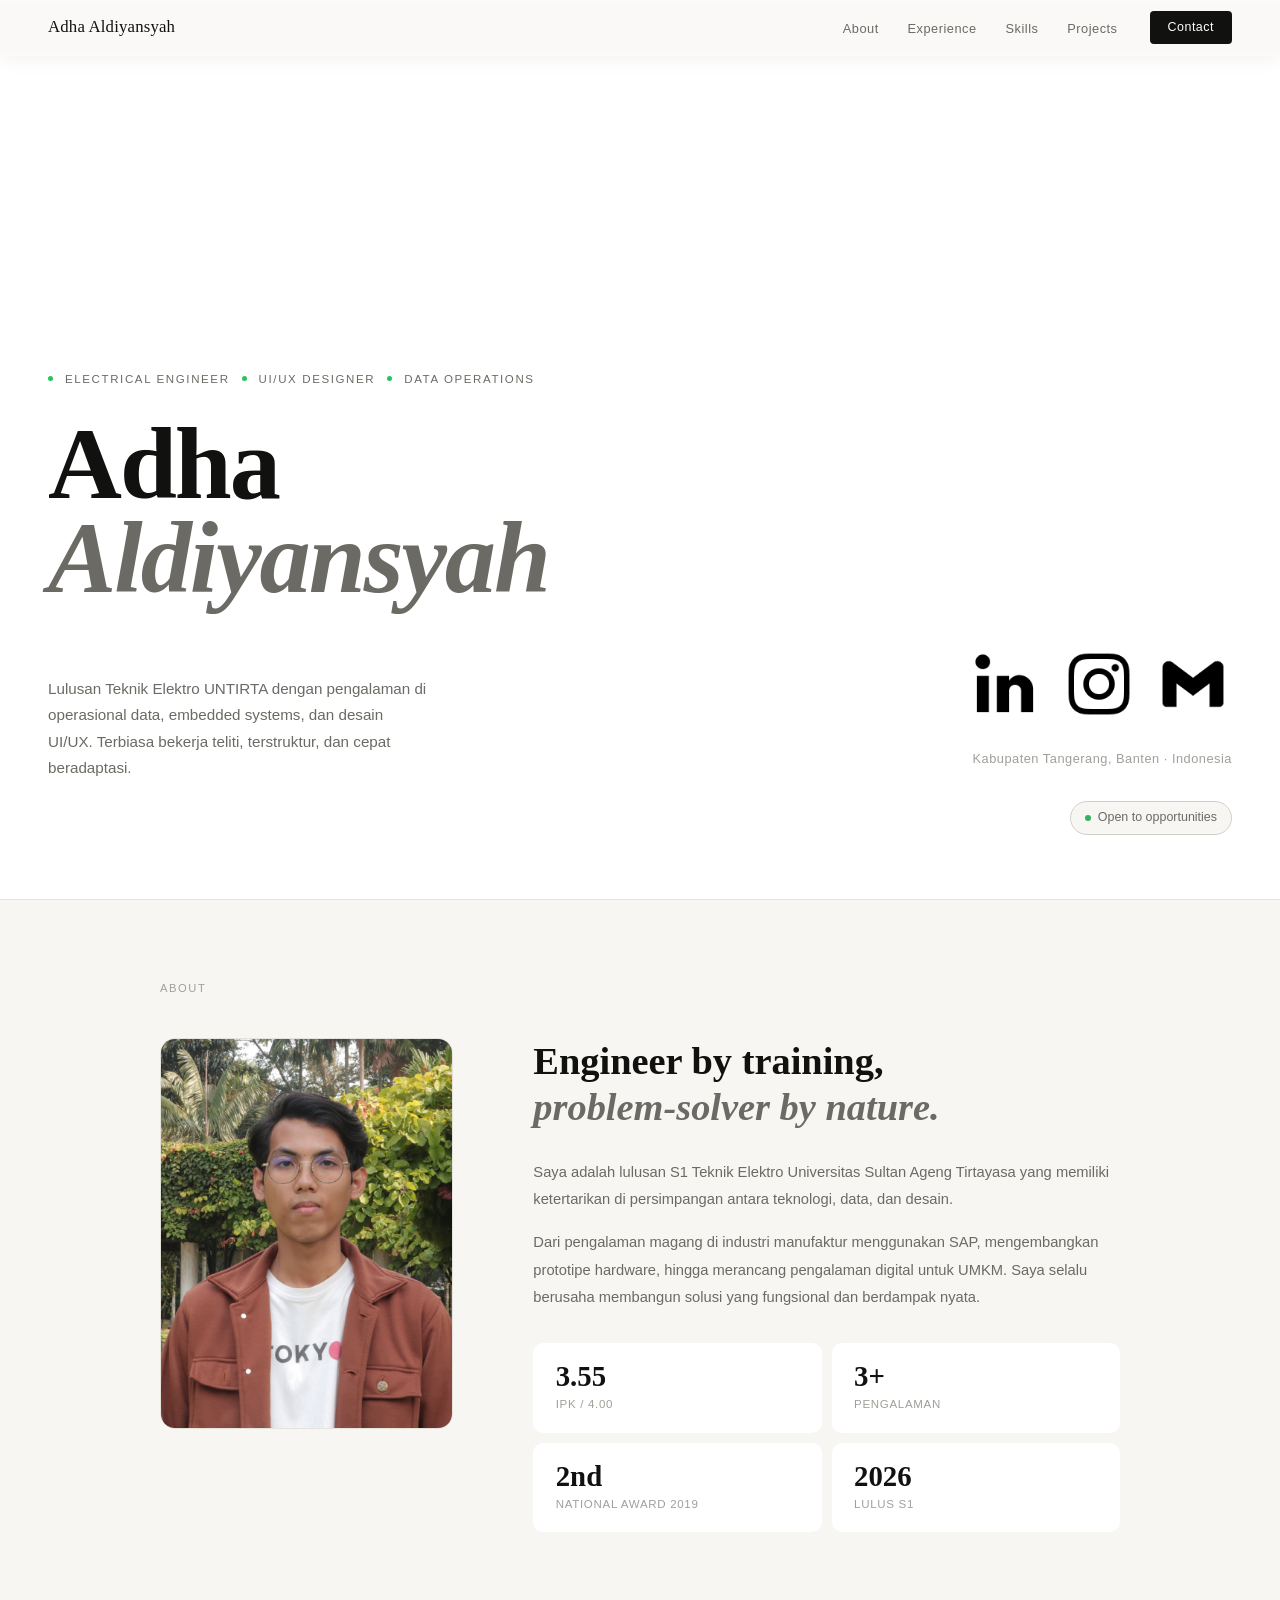
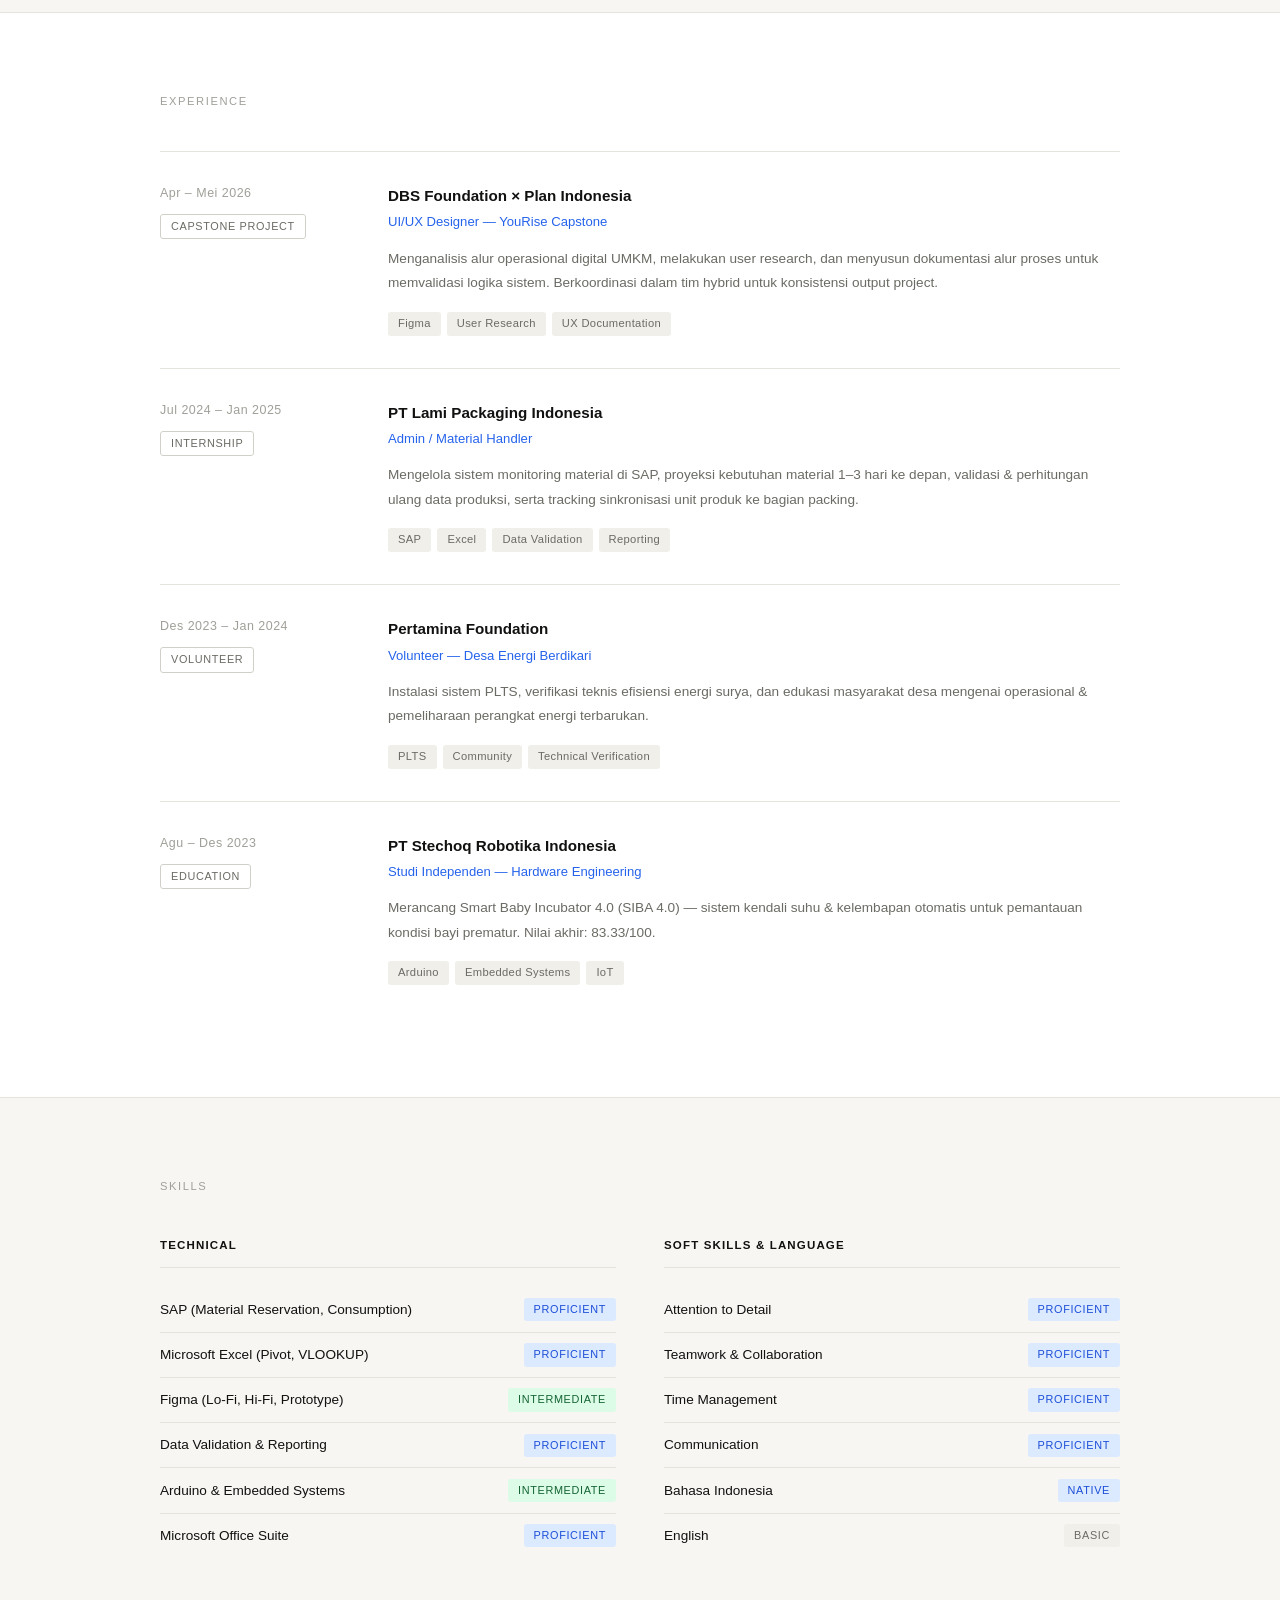
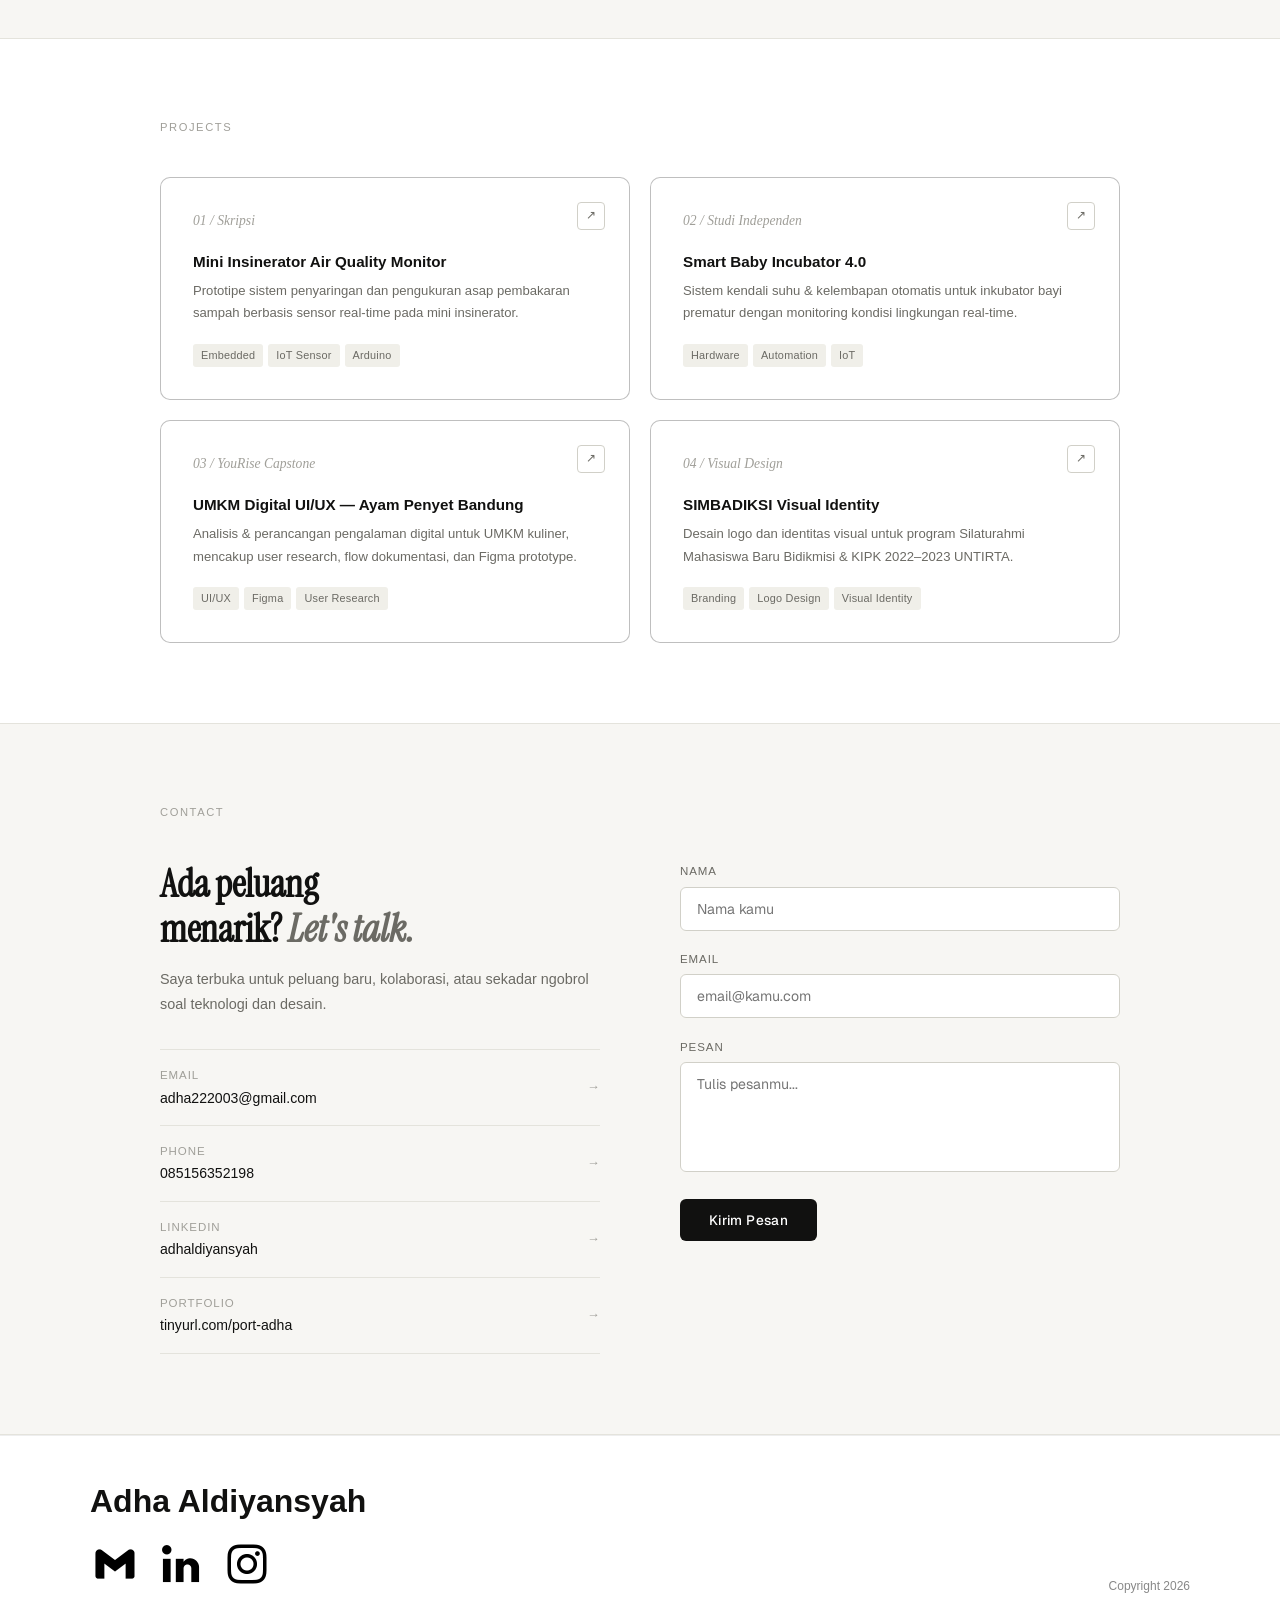
<file: index.html>
<!doctype html>
<html lang="id">
  <head>
    <meta charset="UTF-8" />
    <meta name="viewport" content="width=device-width, initial-scale=1.0" />
    <title>Adha Aldiyansyah</title>
    <link
      href="https://fonts.googleapis.com/css2?family=Instrument+Serif:ital@0;1&family=Geist:wght@300;400;500;600&display=swap"
      rel="stylesheet"
    />
    <link rel="stylesheet" href="style.css" />
  </head>
  <body>
    <div id="prog"></div>

    <!-- NAV -->
    <nav>
      <a href="#" class="nav-logo">Adha Aldiyansyah</a>
      <div class="nav-right">
        <ul class="nav-links">
          <li><a href="#about">About</a></li>
          <li><a href="#experience">Experience</a></li>
          <li><a href="#skills">Skills</a></li>
          <li><a href="#projects">Projects</a></li>
        </ul>
        <a href="#contact" class="nav-cta">Contact</a>
      </div>
    </nav>

    <!-- HERO -->
    <section id="hero">
      <div class="hero-eyebrow">
        <span class="eyebrow-dot"></span>
        Electrical Engineer
        <span class="eyebrow-dot"></span>
        UI/UX Designer
        <span class="eyebrow-dot"></span>
        Data Operations
      </div>
      <h1 class="hero-name">
        Adha<br /><span class="italic">Aldiyansyah</span>
      </h1>
      <div class="hero-bottom">
        <p class="hero-desc">
          Lulusan Teknik Elektro UNTIRTA dengan pengalaman di operasional data,
          embedded systems, dan desain UI/UX. Terbiasa bekerja teliti,
          terstruktur, dan cepat beradaptasi.
        </p>
        <div class="hero-meta">
          <div class="hero-socials">
            <a
              href="https://www.linkedin.com/in/adhaldiyansyah"
              target="_blank"
              class="hs-link"
              ><img src="assets/linkedin white.png" alt=""
            /></a>
            <a
              href="https://www.instagram.com/adhaldiyansyah/"
              target="_blank"
              class="hs-link"
              ><img src="assets/instagram white.png" alt=""
            /></a>
            <a href="mailto:adha222003@gmail.com" class="hs-link"
              ><img src="assets/Gmail white.png" alt=""
            /></a>
          </div>
          <div class="hero-location">
            Kabupaten Tangerang, Banten · Indonesia
          </div>
          <div class="hero-status">
            <span class="status-dot"></span>Open to opportunities
          </div>
        </div>
      </div>
    </section>

    <!-- ABOUT -->
    <section id="about">
      <div class="container">
        <div class="s-label reveal">About</div>
        <div class="about-grid">
          <div class="reveal">
            <div class="about-photo">
              <img src="assets/Adha-Aldiyansyah.png" alt="Adha" />
            </div>
          </div>
          <div class="about-right">
            <h2 class="about-heading reveal">
              Engineer by training,<br /><em>problem-solver by nature.</em>
            </h2>
            <div class="about-body reveal">
              <p>
                Saya adalah lulusan S1 Teknik Elektro Universitas Sultan Ageng
                Tirtayasa yang memiliki ketertarikan di persimpangan antara
                teknologi, data, dan desain.
              </p>
              <p>
                Dari pengalaman magang di industri manufaktur menggunakan SAP,
                mengembangkan prototipe hardware, hingga merancang pengalaman
                digital untuk UMKM. Saya selalu berusaha membangun solusi yang
                fungsional dan berdampak nyata.
              </p>
            </div>
            <div class="about-facts reveal">
              <div class="fact">
                <div class="fact-val">3.55</div>
                <div class="fact-key">IPK / 4.00</div>
              </div>
              <div class="fact">
                <div class="fact-val">3+</div>
                <div class="fact-key">Pengalaman</div>
              </div>
              <div class="fact">
                <div class="fact-val">2nd</div>
                <div class="fact-key">National Award 2019</div>
              </div>
              <div class="fact">
                <div class="fact-val">2026</div>
                <div class="fact-key">Lulus S1</div>
              </div>
            </div>
          </div>
        </div>
      </div>
    </section>

    <!-- EXPERIENCE -->
    <section id="experience">
      <div class="container">
        <div class="s-label reveal">Experience</div>
        <div class="exp-list">
          <div class="exp-item">
            <div class="exp-left">
              <div class="exp-period">Apr – Mei 2026</div>
              <span class="exp-badge">Capstone Project</span>
            </div>
            <div class="exp-right">
              <div class="exp-company">DBS Foundation × Plan Indonesia</div>
              <div class="exp-role">UI/UX Designer — YouRise Capstone</div>
              <div class="exp-desc">
                Menganalisis alur operasional digital UMKM, melakukan user
                research, dan menyusun dokumentasi alur proses untuk memvalidasi
                logika sistem. Berkoordinasi dalam tim hybrid untuk konsistensi
                output project.
              </div>
              <div class="exp-tags">
                <span class="etag">Figma</span
                ><span class="etag">User Research</span
                ><span class="etag">UX Documentation</span>
              </div>
            </div>
          </div>

          <div class="exp-item">
            <div class="exp-left">
              <div class="exp-period">Jul 2024 – Jan 2025</div>
              <span class="exp-badge">Internship</span>
            </div>
            <div class="exp-right">
              <div class="exp-company">PT Lami Packaging Indonesia</div>
              <div class="exp-role">Admin / Material Handler</div>
              <div class="exp-desc">
                Mengelola sistem monitoring material di SAP, proyeksi kebutuhan
                material 1–3 hari ke depan, validasi & perhitungan ulang data
                produksi, serta tracking sinkronisasi unit produk ke bagian
                packing.
              </div>
              <div class="exp-tags">
                <span class="etag">SAP</span><span class="etag">Excel</span
                ><span class="etag">Data Validation</span
                ><span class="etag">Reporting</span>
              </div>
            </div>
          </div>

          <div class="exp-item">
            <div class="exp-left">
              <div class="exp-period">Des 2023 – Jan 2024</div>
              <span class="exp-badge">Volunteer</span>
            </div>
            <div class="exp-right">
              <div class="exp-company">Pertamina Foundation</div>
              <div class="exp-role">Volunteer — Desa Energi Berdikari</div>
              <div class="exp-desc">
                Instalasi sistem PLTS, verifikasi teknis efisiensi energi surya,
                dan edukasi masyarakat desa mengenai operasional & pemeliharaan
                perangkat energi terbarukan.
              </div>
              <div class="exp-tags">
                <span class="etag">PLTS</span><span class="etag">Community</span
                ><span class="etag">Technical Verification</span>
              </div>
            </div>
          </div>

          <div class="exp-item">
            <div class="exp-left">
              <div class="exp-period">Agu – Des 2023</div>
              <span class="exp-badge">Education</span>
            </div>
            <div class="exp-right">
              <div class="exp-company">PT Stechoq Robotika Indonesia</div>
              <div class="exp-role">
                Studi Independen — Hardware Engineering
              </div>
              <div class="exp-desc">
                Merancang Smart Baby Incubator 4.0 (SIBA 4.0) — sistem kendali
                suhu & kelembapan otomatis untuk pemantauan kondisi bayi
                prematur. Nilai akhir: 83.33/100.
              </div>
              <div class="exp-tags">
                <span class="etag">Arduino</span
                ><span class="etag">Embedded Systems</span
                ><span class="etag">IoT</span>
              </div>
            </div>
          </div>
        </div>
      </div>
    </section>

    <!-- SKILLS -->
    <section id="skills">
      <div class="container">
        <div class="s-label reveal">Skills</div>
        <div class="skills-columns reveal">
          <div>
            <div class="skill-group-title">Technical</div>
            <div class="skill-row">
              <span class="skill-n"
                >SAP (Material Reservation, Consumption)</span
              ><span class="skill-lv lv-pro">Proficient</span>
            </div>
            <div class="skill-row">
              <span class="skill-n">Microsoft Excel (Pivot, VLOOKUP)</span
              ><span class="skill-lv lv-pro">Proficient</span>
            </div>
            <div class="skill-row">
              <span class="skill-n">Figma (Lo-Fi, Hi-Fi, Prototype)</span
              ><span class="skill-lv lv-int">Intermediate</span>
            </div>
            <div class="skill-row">
              <span class="skill-n">Data Validation & Reporting</span
              ><span class="skill-lv lv-pro">Proficient</span>
            </div>
            <div class="skill-row">
              <span class="skill-n">Arduino & Embedded Systems</span
              ><span class="skill-lv lv-int">Intermediate</span>
            </div>
            <div class="skill-row">
              <span class="skill-n">Microsoft Office Suite</span
              ><span class="skill-lv lv-pro">Proficient</span>
            </div>
          </div>
          <div>
            <div class="skill-group-title">Soft Skills & Language</div>
            <div class="skill-row">
              <span class="skill-n">Attention to Detail</span
              ><span class="skill-lv lv-pro">Proficient</span>
            </div>
            <div class="skill-row">
              <span class="skill-n">Teamwork & Collaboration</span
              ><span class="skill-lv lv-pro">Proficient</span>
            </div>
            <div class="skill-row">
              <span class="skill-n">Time Management</span
              ><span class="skill-lv lv-pro">Proficient</span>
            </div>
            <div class="skill-row">
              <span class="skill-n">Communication</span
              ><span class="skill-lv lv-pro">Proficient</span>
            </div>
            <div class="skill-row">
              <span class="skill-n">Bahasa Indonesia</span
              ><span class="skill-lv lv-pro">Native</span>
            </div>
            <div class="skill-row">
              <span class="skill-n">English</span
              ><span class="skill-lv lv-bas">Basic</span>
            </div>
          </div>
        </div>
      </div>
    </section>

    <!-- PROJECTS -->
    <section id="projects">
      <div class="container">
        <div class="s-label reveal">Projects</div>
        <div class="project-grid">
          <div class="project-card">
            <div class="p-num">01 / Skripsi</div>
            <div class="p-title">Mini Insinerator Air Quality Monitor</div>
            <div class="p-desc">
              Prototipe sistem penyaringan dan pengukuran asap pembakaran sampah
              berbasis sensor real-time pada mini insinerator.
            </div>
            <div class="p-tags">
              <span class="ptag">Embedded</span
              ><span class="ptag">IoT Sensor</span
              ><span class="ptag">Arduino</span>
            </div>
            <a
              href="https://tinyurl.com/Mininsinerator"
              class="p-link"
              target="_blank"
              >↗</a
            >
          </div>
          <div class="project-card">
            <div class="p-num">02 / Studi Independen</div>
            <div class="p-title">Smart Baby Incubator 4.0</div>
            <div class="p-desc">
              Sistem kendali suhu & kelembapan otomatis untuk inkubator bayi
              prematur dengan monitoring kondisi lingkungan real-time.
            </div>
            <div class="p-tags">
              <span class="ptag">Hardware</span
              ><span class="ptag">Automation</span><span class="ptag">IoT</span>
            </div>
            <a href="https://tinyurl.com/SIBA4" class="p-link" target="_blank"
              >↗</a
            >
          </div>
          <div class="project-card">
            <div class="p-num">03 / YouRise Capstone</div>
            <div class="p-title">UMKM Digital UI/UX — Ayam Penyet Bandung</div>
            <div class="p-desc">
              Analisis & perancangan pengalaman digital untuk UMKM kuliner,
              mencakup user research, flow dokumentasi, dan Figma prototype.
            </div>
            <div class="p-tags">
              <span class="ptag">UI/UX</span><span class="ptag">Figma</span
              ><span class="ptag">User Research</span>
            </div>
            <a href="project.html" class="p-link">↗</a>
          </div>
          <div class="project-card">
            <div class="p-num">04 / Visual Design</div>
            <div class="p-title">SIMBADIKSI Visual Identity</div>
            <div class="p-desc">
              Desain logo dan identitas visual untuk program Silaturahmi
              Mahasiswa Baru Bidikmisi & KIPK 2022–2023 UNTIRTA.
            </div>
            <div class="p-tags">
              <span class="ptag">Branding</span
              ><span class="ptag">Logo Design</span
              ><span class="ptag">Visual Identity</span>
            </div>
            <a href="#" class="p-link">↗</a>
          </div>
        </div>
      </div>
    </section>

    <!-- CONTACT -->
    <section id="contact">
      <div class="container">
        <div class="s-label reveal">Contact</div>
        <div class="contact-grid">
          <div class="reveal">
            <h2 class="contact-heading">
              Ada peluang<br />menarik? <em>Let's talk.</em>
            </h2>
            <p class="contact-sub">
              Saya terbuka untuk peluang baru, kolaborasi, atau sekadar ngobrol
              soal teknologi dan desain.
            </p>
            <div class="contact-items">
              <a href="mailto:adha222003@gmail.com" class="ci">
                <div>
                  <div class="ci-label">Email</div>
                  <div class="ci-val">adha222003@gmail.com</div>
                </div>
                <span class="ci-arrow">→</span>
              </a>
              <a href="tel:085156352198" class="ci">
                <div>
                  <div class="ci-label">Phone</div>
                  <div class="ci-val">085156352198</div>
                </div>
                <span class="ci-arrow">→</span>
              </a>
              <a
                href="https://www.linkedin.com/in/adhaldiyansyah"
                target="_blank"
                class="ci"
              >
                <div>
                  <div class="ci-label">LinkedIn</div>
                  <div class="ci-val">adhaldiyansyah</div>
                </div>
                <span class="ci-arrow">→</span>
              </a>
              <a
                href="https://tinyurl.com/port-adha"
                target="_blank"
                class="ci"
              >
                <div>
                  <div class="ci-label">Portfolio</div>
                  <div class="ci-val">tinyurl.com/port-adha</div>
                </div>
                <span class="ci-arrow">→</span>
              </a>
            </div>
          </div>
          <div class="form reveal">
            <div class="fg">
              <label>Nama</label><input type="text" placeholder="Nama kamu" />
            </div>
            <div class="fg">
              <label>Email</label
              ><input type="email" placeholder="email@kamu.com" />
            </div>
            <div class="fg">
              <label>Pesan</label
              ><textarea placeholder="Tulis pesanmu..."></textarea>
            </div>
            <button
              class="btn-form"
              onclick="
                this.textContent = 'Terkirim ✓';
                this.style.background = '#166534';
                setTimeout(() => {
                  this.textContent = 'Kirim Pesan';
                  this.style.background = '';
                }, 3000);
              "
            >
              Kirim Pesan
            </button>
          </div>
        </div>
      </div>
    </section>

    <footer>
      <div class="footer-inner">
        <div class="footer-left">
          <h2>Adha Aldiyansyah</h2>
          <div class="footer-icons">
            <a href="mailto:adha222003@gmail.com" title="Email"
              ><img src="assets/Gmail white.png" alt=""
            /></a>
            <a
              href="https://www.linkedin.com/in/adhaldiyansyah/"
              target="_blank"
              title="LinkedIn"
              ><img src="assets/linkedin white.png" alt=""
            /></a>
            <a
              href="https://www.instagram.com/adhaldiyansyah/"
              target="_blank"
              title="Instagram"
              ><img src="assets/instagram white.png" alt=""
            /></a>
          </div>
        </div>
        <div class="footer-right">Copyright 2026</div>
      </div>
    </footer>

    <script>
      // Progress bar
      const prog = document.getElementById("prog");
      window.addEventListener("scroll", () => {
        prog.style.width =
          (window.scrollY / (document.body.scrollHeight - window.innerHeight)) *
            100 +
          "%";
      });
      // Intersection observer
      const io = new IntersectionObserver(
        (entries) => {
          entries.forEach((e) => {
            if (e.isIntersecting) e.target.classList.add("visible");
          });
        },
        { threshold: 0.1 },
      );
      document
        .querySelectorAll(".reveal,.exp-item,.project-card")
        .forEach((el) => io.observe(el));
    </script>
  </body>
</html>
</file>
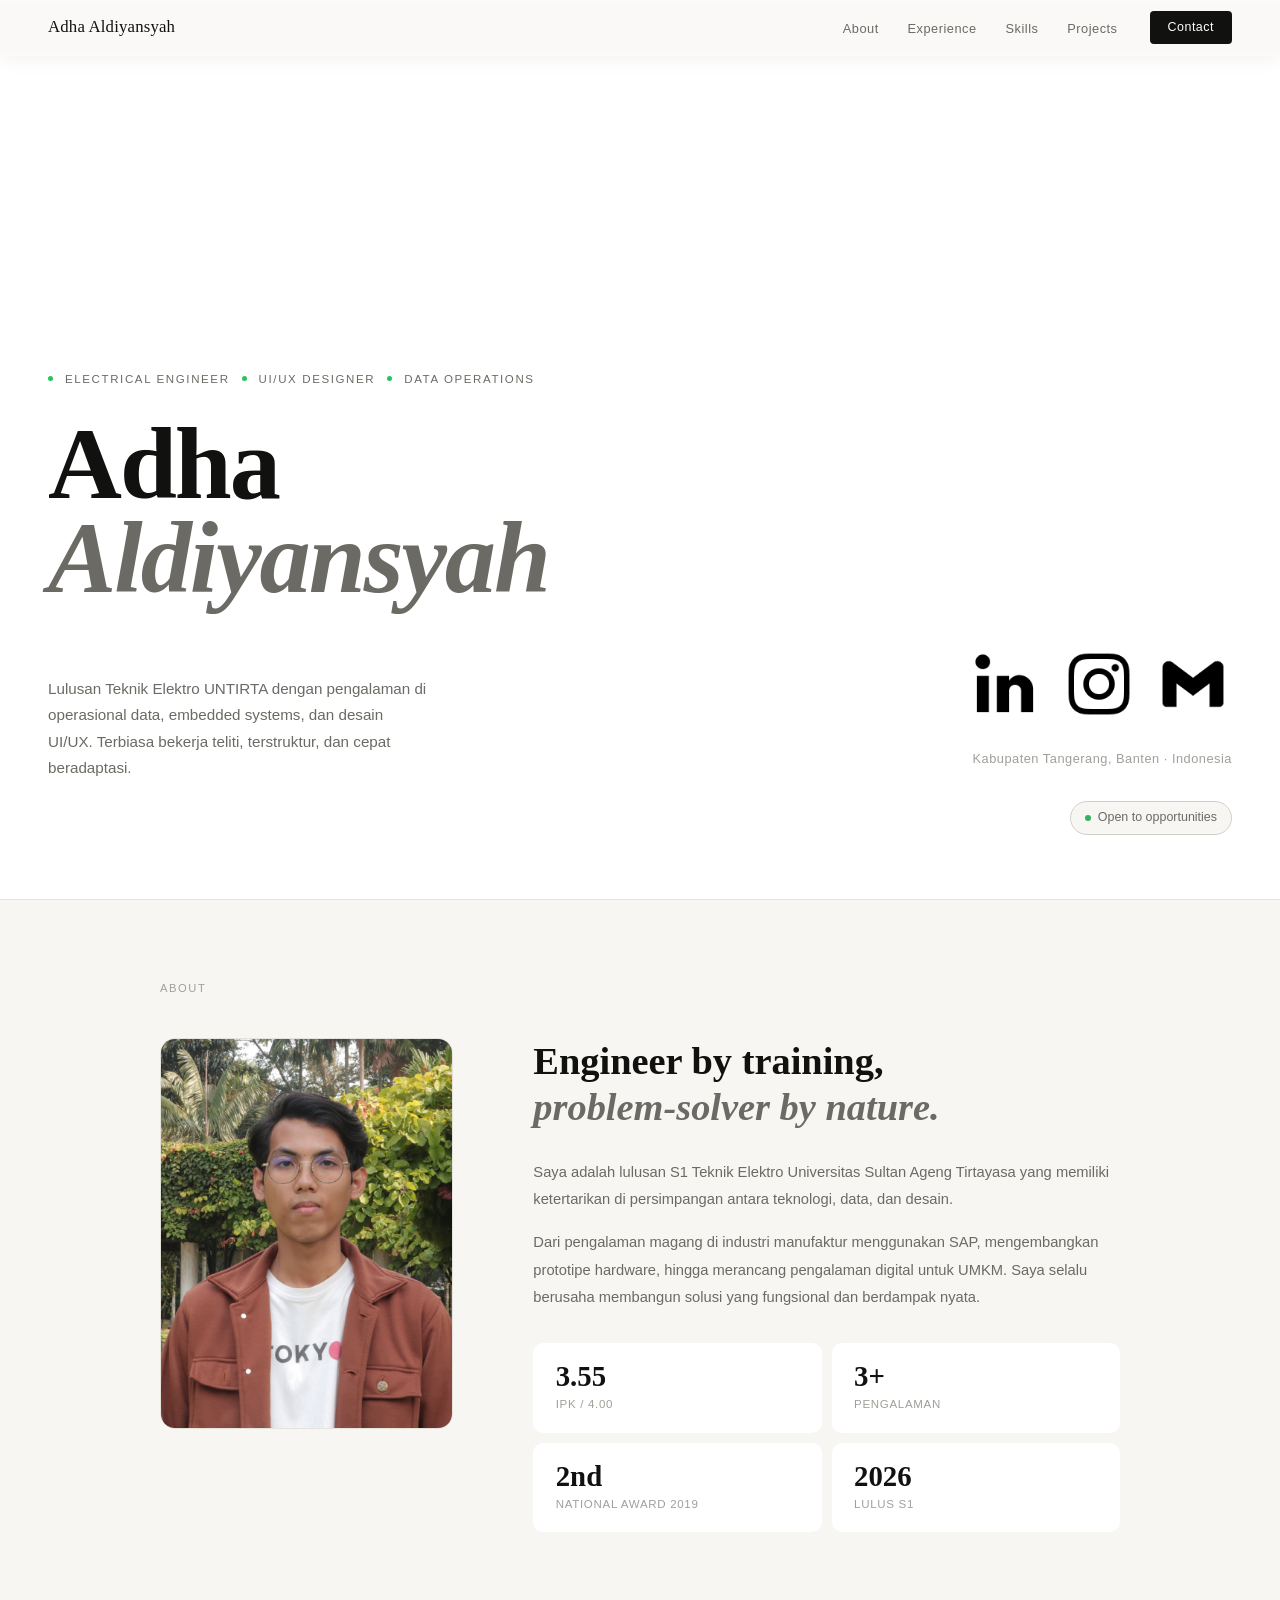
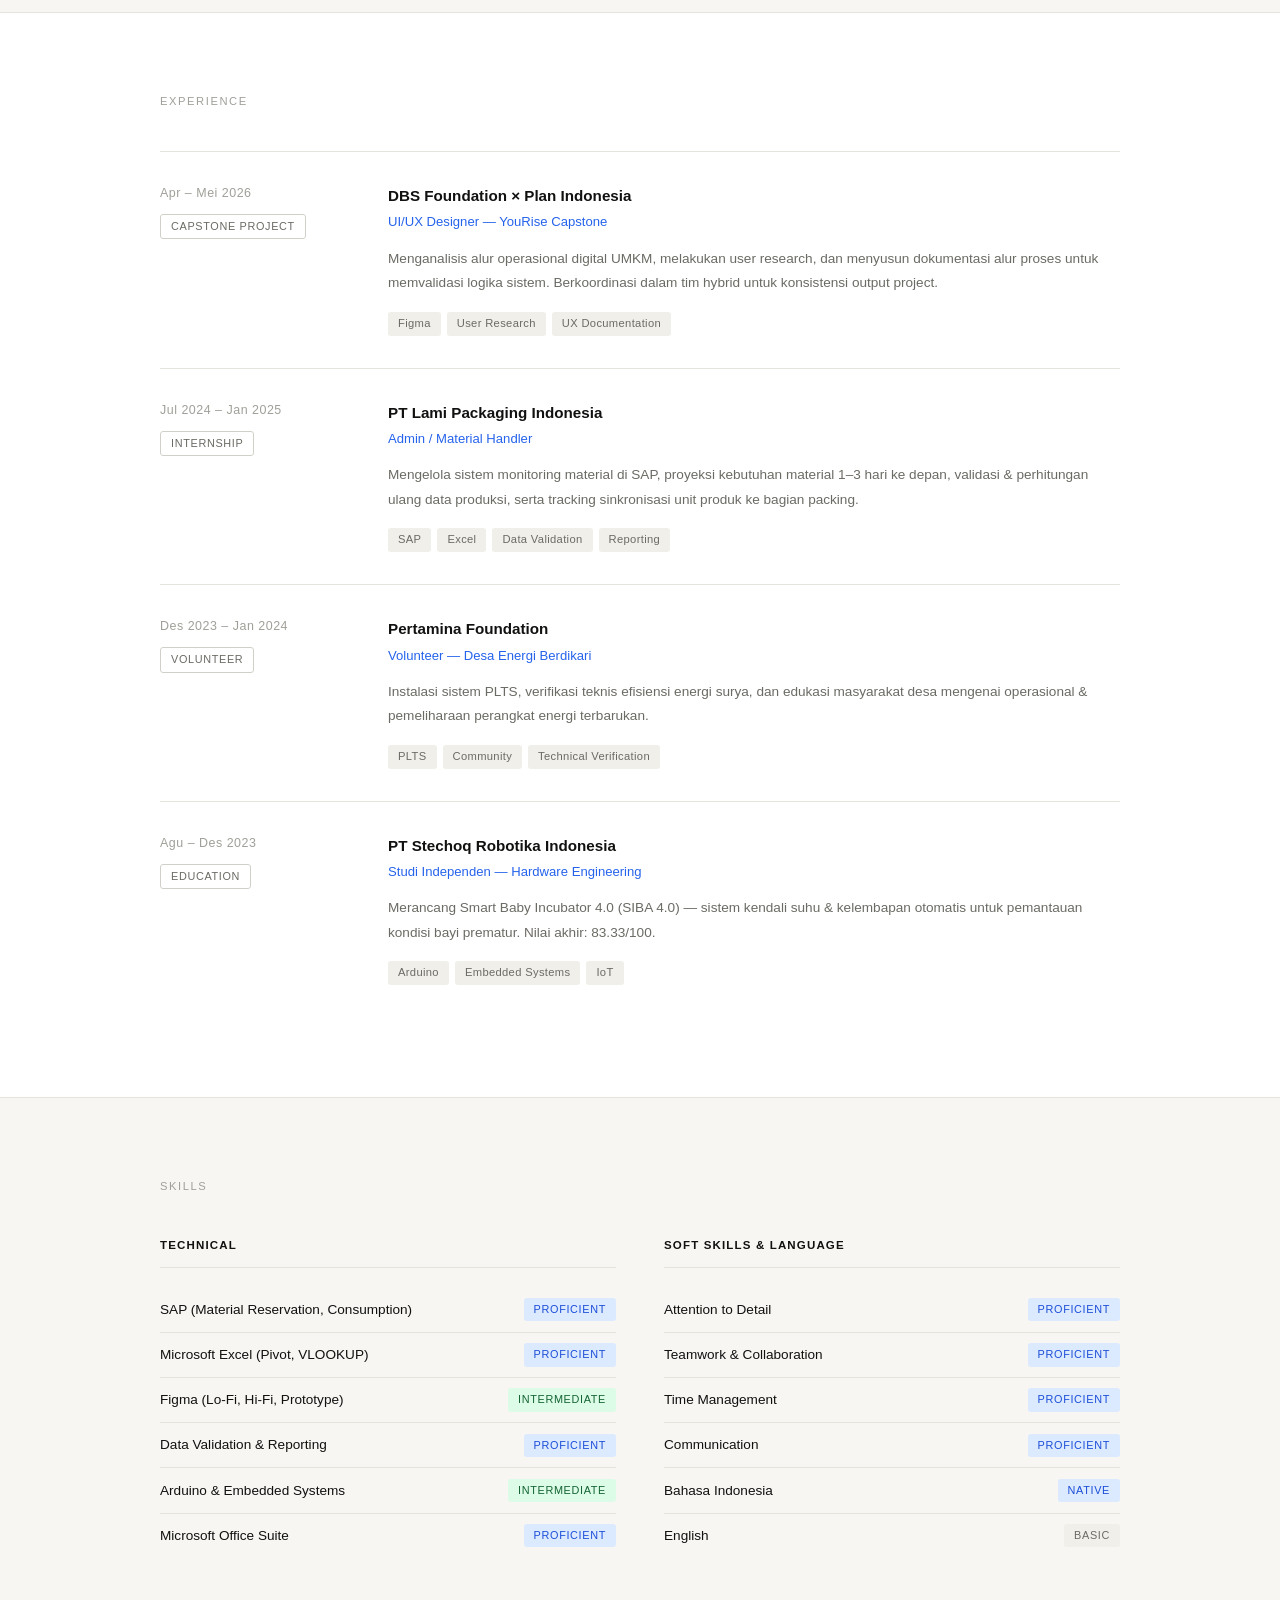
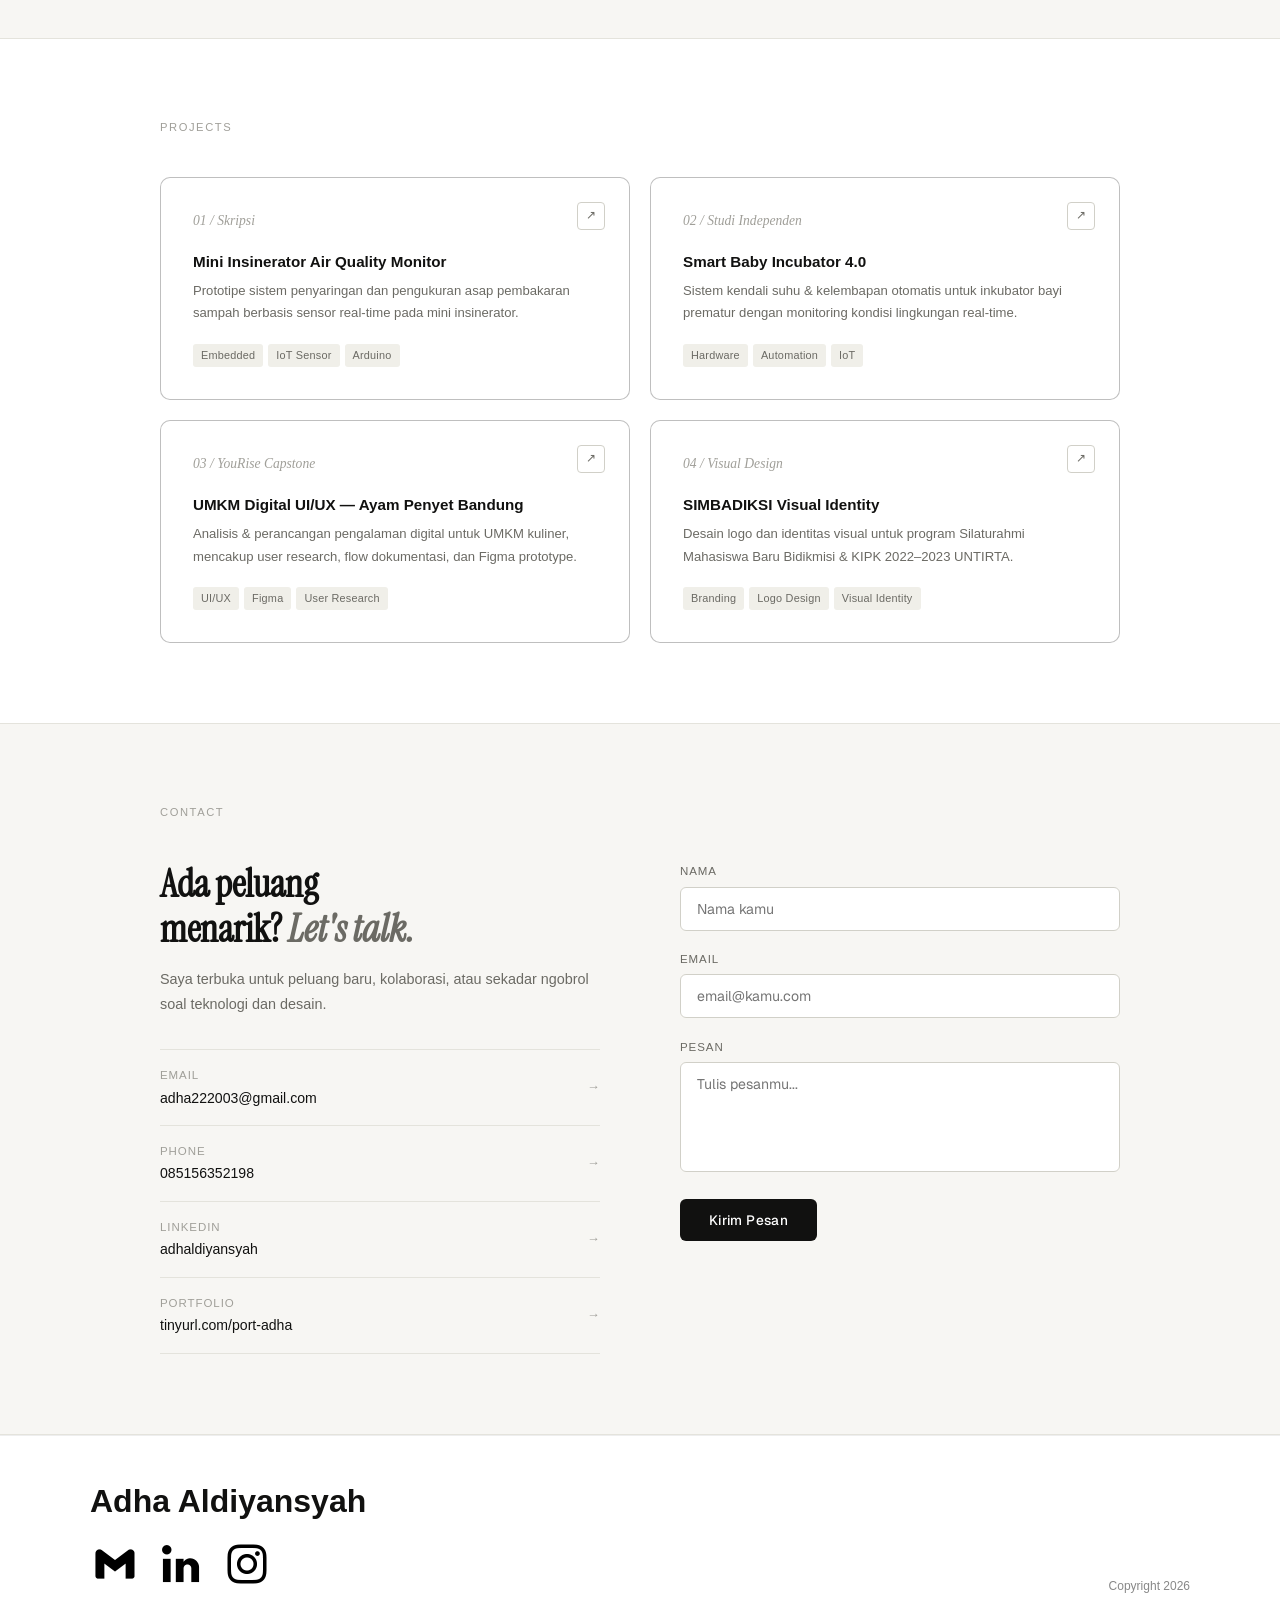
<file: index2.html>
<!doctype html>
<html lang="id">
  <head>
    <meta charset="UTF-8" />
    <meta name="viewport" content="width=device-width, initial-scale=1.0" />
    <title>Adha Aldiyansyah</title>
    <link
      href="https://fonts.googleapis.com/css2?family=Instrument+Serif:ital@0;1&family=Geist:wght@300;400;500;600&display=swap"
      rel="stylesheet"
    />
    <link rel="stylesheet" href="style2.css" />
  </head>
  <body>
    <div id="prog"></div>

    <!-- NAV -->
    <nav>
      <a href="#" class="nav-logo">Adha Aldiyansyah</a>
      <div class="nav-right">
        <ul class="nav-links">
          <li><a href="#about">About</a></li>
          <li><a href="#experience">Experience</a></li>
          <li><a href="#skills">Skills</a></li>
          <li><a href="#projects">Projects</a></li>
        </ul>
        <a href="#contact" class="nav-cta">Contact</a>
      </div>
    </nav>

    <!-- HERO -->
    <section id="hero">
      <div class="hero-eyebrow">
        <span class="eyebrow-dot"></span>
        Electrical Engineer
        <span class="eyebrow-dot"></span>
        UI/UX Designer
        <span class="eyebrow-dot"></span>
        Data Operations
      </div>
      <h1 class="hero-name">
        Adha<br /><span class="italic">Aldiyansyah</span>
      </h1>
      <div class="hero-bottom">
        <p class="hero-desc">
          Lulusan Teknik Elektro UNTIRTA dengan pengalaman di operasional data,
          embedded systems, dan desain UI/UX. Terbiasa bekerja teliti,
          terstruktur, dan cepat beradaptasi.
        </p>
        <div class="hero-meta">
          <div class="hero-socials">
            <a
              href="https://www.linkedin.com/in/adhaldiyansyah"
              target="_blank"
              class="hs-link"
              ><img src="/assets/linkedin white.png" alt=""
            /></a>
            <a
              href="https://www.instagram.com/adhaldiyansyah/"
              target="_blank"
              class="hs-link"
              ><img src="/assets/instagram white.png" alt=""
            /></a>
            <a href="mailto:adha222003@gmail.com" class="hs-link"
              ><img src="/assets/Gmail white.png" alt=""
            /></a>
          </div>
          <div class="hero-location">
            Kabupaten Tangerang, Banten · Indonesia
          </div>
          <div class="hero-status">
            <span class="status-dot"></span>Open to opportunities
          </div>
        </div>
      </div>
    </section>

    <!-- ABOUT -->
    <section id="about">
      <div class="container">
        <div class="s-label reveal">About</div>
        <div class="about-grid">
          <div class="reveal">
            <div class="about-photo">
              <img src="/assets/Adha Aldiyansyah.png" alt="Adha" />
            </div>
          </div>
          <div class="about-right">
            <h2 class="about-heading reveal">
              Engineer by training,<br /><em>problem-solver by nature.</em>
            </h2>
            <div class="about-body reveal">
              <p>
                Saya adalah lulusan S1 Teknik Elektro Universitas Sultan Ageng
                Tirtayasa yang memiliki ketertarikan di persimpangan antara
                teknologi, data, dan desain.
              </p>
              <p>
                Dari pengalaman magang di industri manufaktur menggunakan SAP,
                mengembangkan prototipe hardware, hingga merancang pengalaman
                digital untuk UMKM. Saya selalu berusaha membangun solusi yang
                fungsional dan berdampak nyata.
              </p>
            </div>
            <div class="about-facts reveal">
              <div class="fact">
                <div class="fact-val">3.55</div>
                <div class="fact-key">IPK / 4.00</div>
              </div>
              <div class="fact">
                <div class="fact-val">3+</div>
                <div class="fact-key">Pengalaman</div>
              </div>
              <div class="fact">
                <div class="fact-val">2nd</div>
                <div class="fact-key">National Award 2019</div>
              </div>
              <div class="fact">
                <div class="fact-val">2026</div>
                <div class="fact-key">Lulus S1</div>
              </div>
            </div>
          </div>
        </div>
      </div>
    </section>

    <!-- EXPERIENCE -->
    <section id="experience">
      <div class="container">
        <div class="s-label reveal">Experience</div>
        <div class="exp-list">
          <div class="exp-item">
            <div class="exp-left">
              <div class="exp-period">Apr – Mei 2026</div>
              <span class="exp-badge">Capstone Project</span>
            </div>
            <div class="exp-right">
              <div class="exp-company">DBS Foundation × Plan Indonesia</div>
              <div class="exp-role">UI/UX Designer — YouRise Capstone</div>
              <div class="exp-desc">
                Menganalisis alur operasional digital UMKM, melakukan user
                research, dan menyusun dokumentasi alur proses untuk memvalidasi
                logika sistem. Berkoordinasi dalam tim hybrid untuk konsistensi
                output project.
              </div>
              <div class="exp-tags">
                <span class="etag">Figma</span
                ><span class="etag">User Research</span
                ><span class="etag">UX Documentation</span>
              </div>
            </div>
          </div>

          <div class="exp-item">
            <div class="exp-left">
              <div class="exp-period">Jul 2024 – Jan 2025</div>
              <span class="exp-badge">Internship</span>
            </div>
            <div class="exp-right">
              <div class="exp-company">PT Lami Packaging Indonesia</div>
              <div class="exp-role">Admin / Material Handler</div>
              <div class="exp-desc">
                Mengelola sistem monitoring material di SAP, proyeksi kebutuhan
                material 1–3 hari ke depan, validasi & perhitungan ulang data
                produksi, serta tracking sinkronisasi unit produk ke bagian
                packing.
              </div>
              <div class="exp-tags">
                <span class="etag">SAP</span><span class="etag">Excel</span
                ><span class="etag">Data Validation</span
                ><span class="etag">Reporting</span>
              </div>
            </div>
          </div>

          <div class="exp-item">
            <div class="exp-left">
              <div class="exp-period">Des 2023 – Jan 2024</div>
              <span class="exp-badge">Volunteer</span>
            </div>
            <div class="exp-right">
              <div class="exp-company">Pertamina Foundation</div>
              <div class="exp-role">Volunteer — Desa Energi Berdikari</div>
              <div class="exp-desc">
                Instalasi sistem PLTS, verifikasi teknis efisiensi energi surya,
                dan edukasi masyarakat desa mengenai operasional & pemeliharaan
                perangkat energi terbarukan.
              </div>
              <div class="exp-tags">
                <span class="etag">PLTS</span><span class="etag">Community</span
                ><span class="etag">Technical Verification</span>
              </div>
            </div>
          </div>

          <div class="exp-item">
            <div class="exp-left">
              <div class="exp-period">Agu – Des 2023</div>
              <span class="exp-badge">Education</span>
            </div>
            <div class="exp-right">
              <div class="exp-company">PT Stechoq Robotika Indonesia</div>
              <div class="exp-role">
                Studi Independen — Hardware Engineering
              </div>
              <div class="exp-desc">
                Merancang Smart Baby Incubator 4.0 (SIBA 4.0) — sistem kendali
                suhu & kelembapan otomatis untuk pemantauan kondisi bayi
                prematur. Nilai akhir: 83.33/100.
              </div>
              <div class="exp-tags">
                <span class="etag">Arduino</span
                ><span class="etag">Embedded Systems</span
                ><span class="etag">IoT</span>
              </div>
            </div>
          </div>
        </div>
      </div>
    </section>

    <!-- SKILLS -->
    <section id="skills">
      <div class="container">
        <div class="s-label reveal">Skills</div>
        <div class="skills-columns reveal">
          <div>
            <div class="skill-group-title">Technical</div>
            <div class="skill-row">
              <span class="skill-n"
                >SAP (Material Reservation, Consumption)</span
              ><span class="skill-lv lv-pro">Proficient</span>
            </div>
            <div class="skill-row">
              <span class="skill-n">Microsoft Excel (Pivot, VLOOKUP)</span
              ><span class="skill-lv lv-pro">Proficient</span>
            </div>
            <div class="skill-row">
              <span class="skill-n">Figma (Lo-Fi, Hi-Fi, Prototype)</span
              ><span class="skill-lv lv-int">Intermediate</span>
            </div>
            <div class="skill-row">
              <span class="skill-n">Data Validation & Reporting</span
              ><span class="skill-lv lv-pro">Proficient</span>
            </div>
            <div class="skill-row">
              <span class="skill-n">Arduino & Embedded Systems</span
              ><span class="skill-lv lv-int">Intermediate</span>
            </div>
            <div class="skill-row">
              <span class="skill-n">Microsoft Office Suite</span
              ><span class="skill-lv lv-pro">Proficient</span>
            </div>
          </div>
          <div>
            <div class="skill-group-title">Soft Skills & Language</div>
            <div class="skill-row">
              <span class="skill-n">Attention to Detail</span
              ><span class="skill-lv lv-pro">Proficient</span>
            </div>
            <div class="skill-row">
              <span class="skill-n">Teamwork & Collaboration</span
              ><span class="skill-lv lv-pro">Proficient</span>
            </div>
            <div class="skill-row">
              <span class="skill-n">Time Management</span
              ><span class="skill-lv lv-pro">Proficient</span>
            </div>
            <div class="skill-row">
              <span class="skill-n">Communication</span
              ><span class="skill-lv lv-pro">Proficient</span>
            </div>
            <div class="skill-row">
              <span class="skill-n">Bahasa Indonesia</span
              ><span class="skill-lv lv-pro">Native</span>
            </div>
            <div class="skill-row">
              <span class="skill-n">English</span
              ><span class="skill-lv lv-bas">Basic</span>
            </div>
          </div>
        </div>
      </div>
    </section>

    <!-- PROJECTS -->
    <section id="projects">
      <div class="container">
        <div class="s-label reveal">Projects</div>
        <div class="project-grid">
          <div class="project-card">
            <div class="p-num">01 / Skripsi</div>
            <div class="p-title">Mini Insinerator Air Quality Monitor</div>
            <div class="p-desc">
              Prototipe sistem penyaringan dan pengukuran asap pembakaran sampah
              berbasis sensor real-time pada mini insinerator.
            </div>
            <div class="p-tags">
              <span class="ptag">Embedded</span
              ><span class="ptag">IoT Sensor</span
              ><span class="ptag">Arduino</span>
            </div>
            <a
              href="https://tinyurl.com/Mininsinerator"
              class="p-link"
              target="_blank"
              >↗</a
            >
          </div>
          <div class="project-card">
            <div class="p-num">02 / Studi Independen</div>
            <div class="p-title">Smart Baby Incubator 4.0</div>
            <div class="p-desc">
              Sistem kendali suhu & kelembapan otomatis untuk inkubator bayi
              prematur dengan monitoring kondisi lingkungan real-time.
            </div>
            <div class="p-tags">
              <span class="ptag">Hardware</span
              ><span class="ptag">Automation</span><span class="ptag">IoT</span>
            </div>
            <a href="https://tinyurl.com/SIBA4" class="p-link" target="_blank"
              >↗</a
            >
          </div>
          <div class="project-card">
            <div class="p-num">03 / YouRise Capstone</div>
            <div class="p-title">UMKM Digital UI/UX — Ayam Penyet Bandung</div>
            <div class="p-desc">
              Analisis & perancangan pengalaman digital untuk UMKM kuliner,
              mencakup user research, flow dokumentasi, dan Figma prototype.
            </div>
            <div class="p-tags">
              <span class="ptag">UI/UX</span><span class="ptag">Figma</span
              ><span class="ptag">User Research</span>
            </div>
            <a href="/project.html" class="p-link">↗</a>
          </div>
          <div class="project-card">
            <div class="p-num">04 / Visual Design</div>
            <div class="p-title">SIMBADIKSI Visual Identity</div>
            <div class="p-desc">
              Desain logo dan identitas visual untuk program Silaturahmi
              Mahasiswa Baru Bidikmisi & KIPK 2022–2023 UNTIRTA.
            </div>
            <div class="p-tags">
              <span class="ptag">Branding</span
              ><span class="ptag">Logo Design</span
              ><span class="ptag">Visual Identity</span>
            </div>
            <a href="#" class="p-link">↗</a>
          </div>
        </div>
      </div>
    </section>

    <!-- CONTACT -->
    <section id="contact">
      <div class="container">
        <div class="s-label reveal">Contact</div>
        <div class="contact-grid">
          <div class="reveal">
            <h2 class="contact-heading">
              Ada peluang<br />menarik? <em>Let's talk.</em>
            </h2>
            <p class="contact-sub">
              Saya terbuka untuk peluang baru, kolaborasi, atau sekadar ngobrol
              soal teknologi dan desain.
            </p>
            <div class="contact-items">
              <a href="mailto:adha222003@gmail.com" class="ci">
                <div>
                  <div class="ci-label">Email</div>
                  <div class="ci-val">adha222003@gmail.com</div>
                </div>
                <span class="ci-arrow">→</span>
              </a>
              <a href="tel:085156352198" class="ci">
                <div>
                  <div class="ci-label">Phone</div>
                  <div class="ci-val">085156352198</div>
                </div>
                <span class="ci-arrow">→</span>
              </a>
              <a
                href="https://www.linkedin.com/in/adhaldiyansyah"
                target="_blank"
                class="ci"
              >
                <div>
                  <div class="ci-label">LinkedIn</div>
                  <div class="ci-val">adhaldiyansyah</div>
                </div>
                <span class="ci-arrow">→</span>
              </a>
              <a
                href="https://tinyurl.com/port-adha"
                target="_blank"
                class="ci"
              >
                <div>
                  <div class="ci-label">Portfolio</div>
                  <div class="ci-val">tinyurl.com/port-adha</div>
                </div>
                <span class="ci-arrow">→</span>
              </a>
            </div>
          </div>
          <div class="form reveal">
            <div class="fg">
              <label>Nama</label><input type="text" placeholder="Nama kamu" />
            </div>
            <div class="fg">
              <label>Email</label
              ><input type="email" placeholder="email@kamu.com" />
            </div>
            <div class="fg">
              <label>Pesan</label
              ><textarea placeholder="Tulis pesanmu..."></textarea>
            </div>
            <button
              class="btn-form"
              onclick="
                this.textContent = 'Terkirim ✓';
                this.style.background = '#166534';
                setTimeout(() => {
                  this.textContent = 'Kirim Pesan';
                  this.style.background = '';
                }, 3000);
              "
            >
              Kirim Pesan
            </button>
          </div>
        </div>
      </div>
    </section>

    <footer>
      <div class="footer-inner">
        <div class="footer-left">
          <h2>Adha Aldiyansyah</h2>
          <div class="footer-icons">
            <a href="mailto:adha222003@gmail.com" title="Email"
              ><img src="/assets/Gmail white.png" alt=""
            /></a>
            <a
              href="https://www.linkedin.com/in/adhaldiyansyah/"
              target="_blank"
              title="LinkedIn"
              ><img src="/assets/linkedin white.png" alt=""
            /></a>
            <a
              href="https://www.instagram.com/adhaldiyansyah/"
              target="_blank"
              title="Instagram"
              ><img src="/assets/instagram white.png" alt=""
            /></a>
          </div>
        </div>
        <div class="footer-right">Copyright 2026</div>
      </div>
    </footer>

    <script>
      // Progress bar
      const prog = document.getElementById("prog");
      window.addEventListener("scroll", () => {
        prog.style.width =
          (window.scrollY / (document.body.scrollHeight - window.innerHeight)) *
            100 +
          "%";
      });
      // Intersection observer
      const io = new IntersectionObserver(
        (entries) => {
          entries.forEach((e) => {
            if (e.isIntersecting) e.target.classList.add("visible");
          });
        },
        { threshold: 0.1 },
      );
      document
        .querySelectorAll(".reveal,.exp-item,.project-card")
        .forEach((el) => io.observe(el));
    </script>
  </body>
</html>
</file>
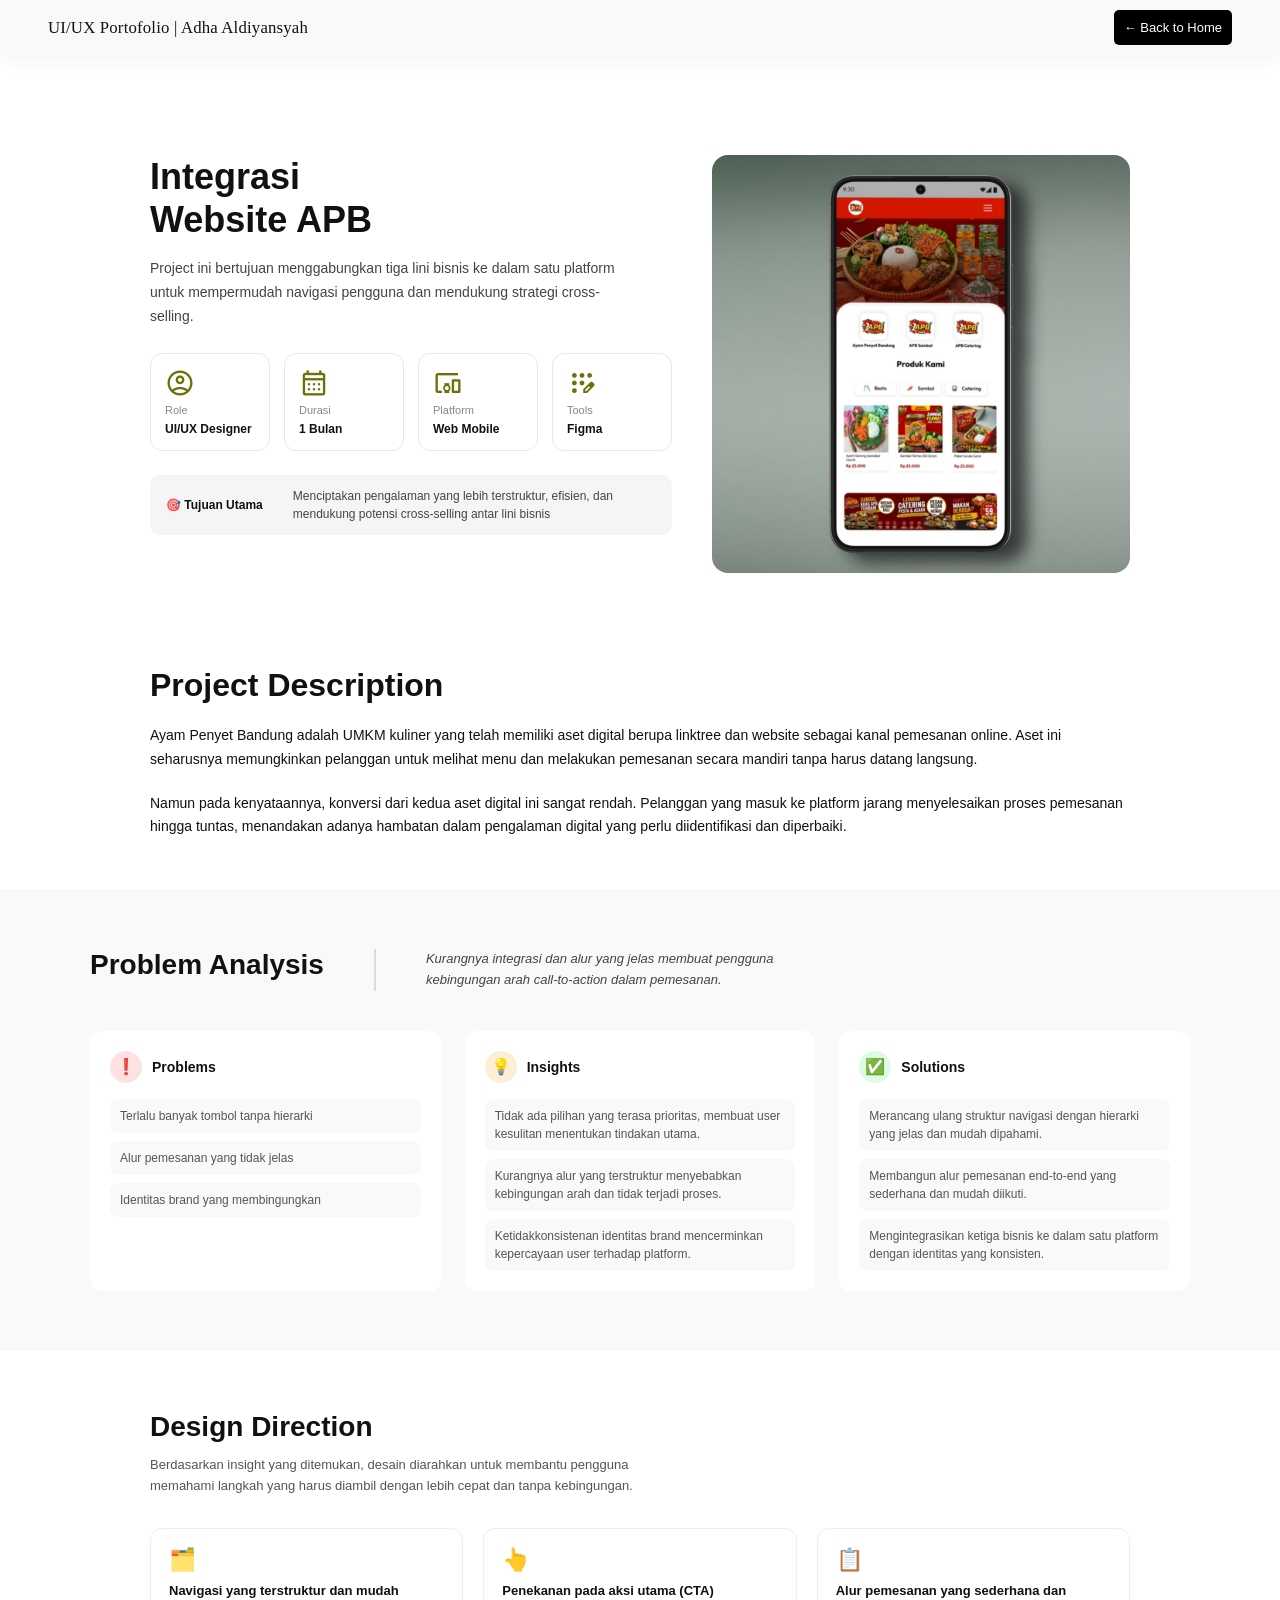
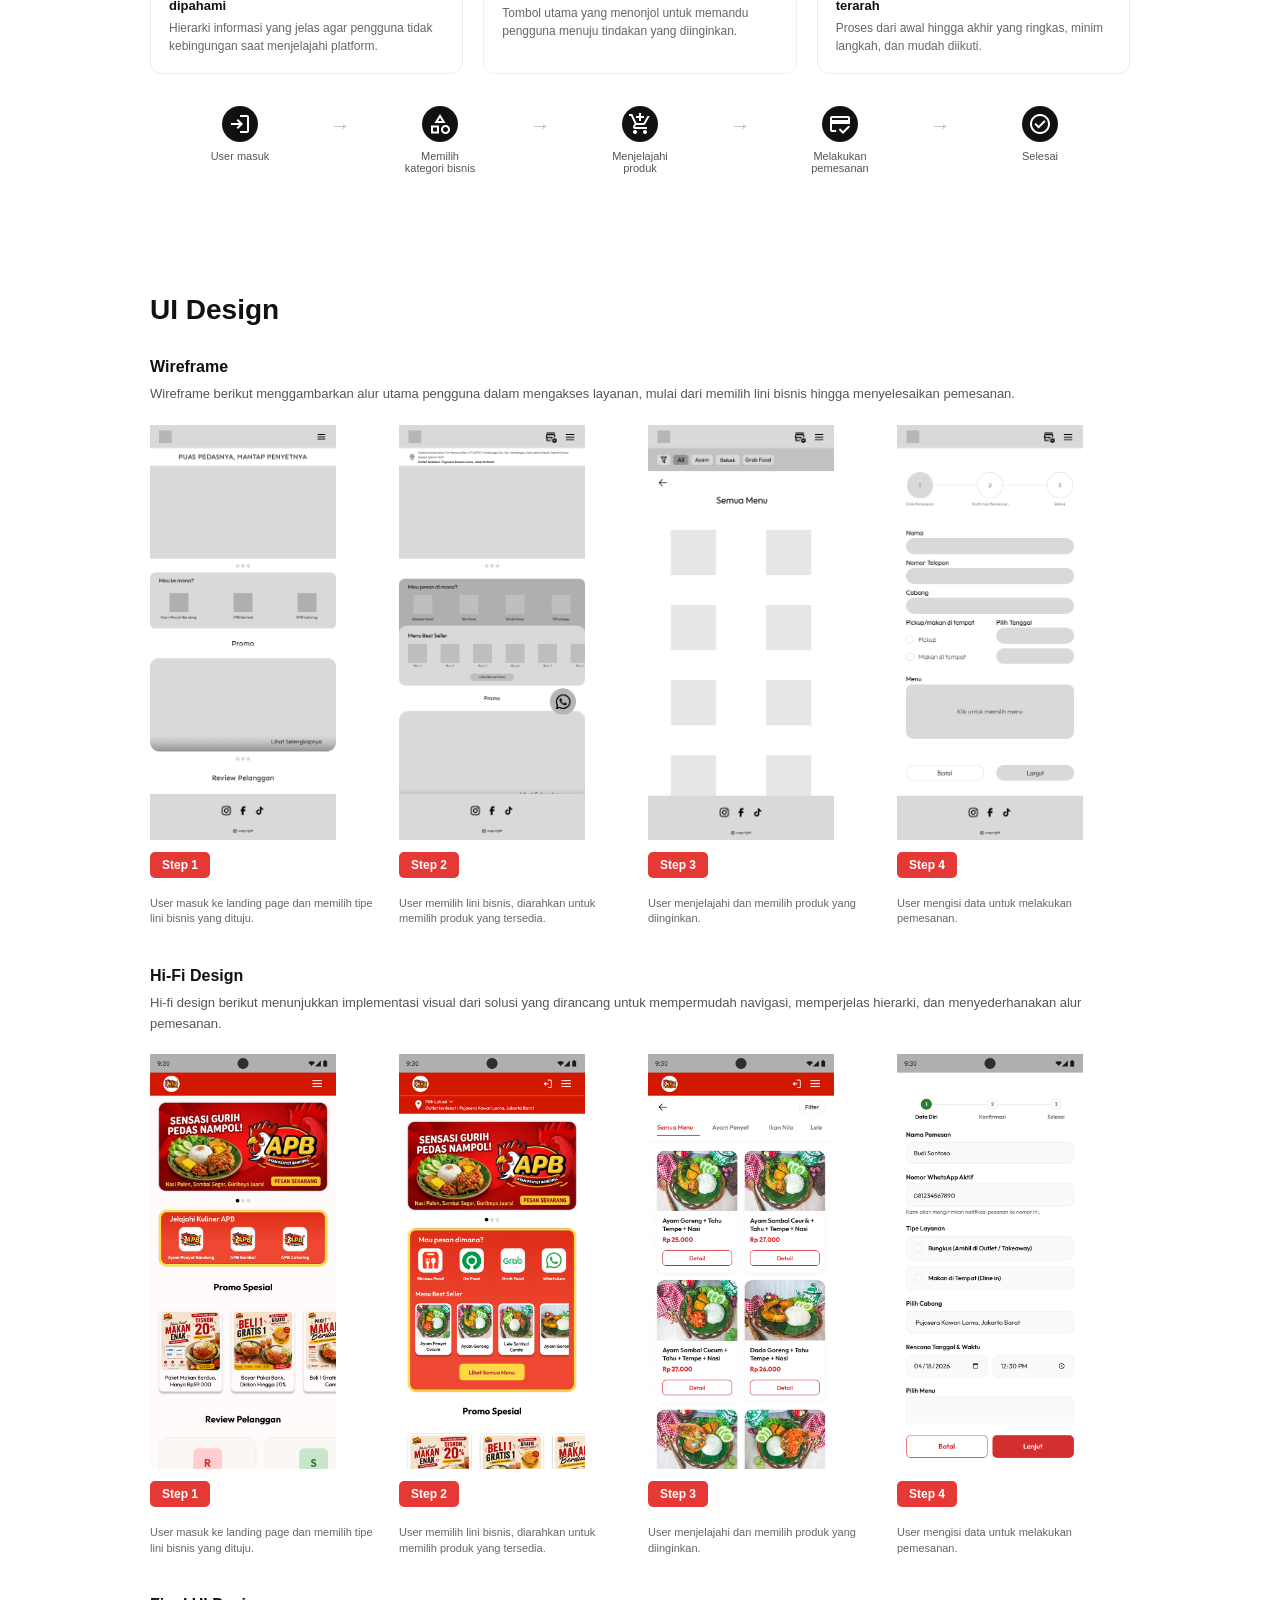
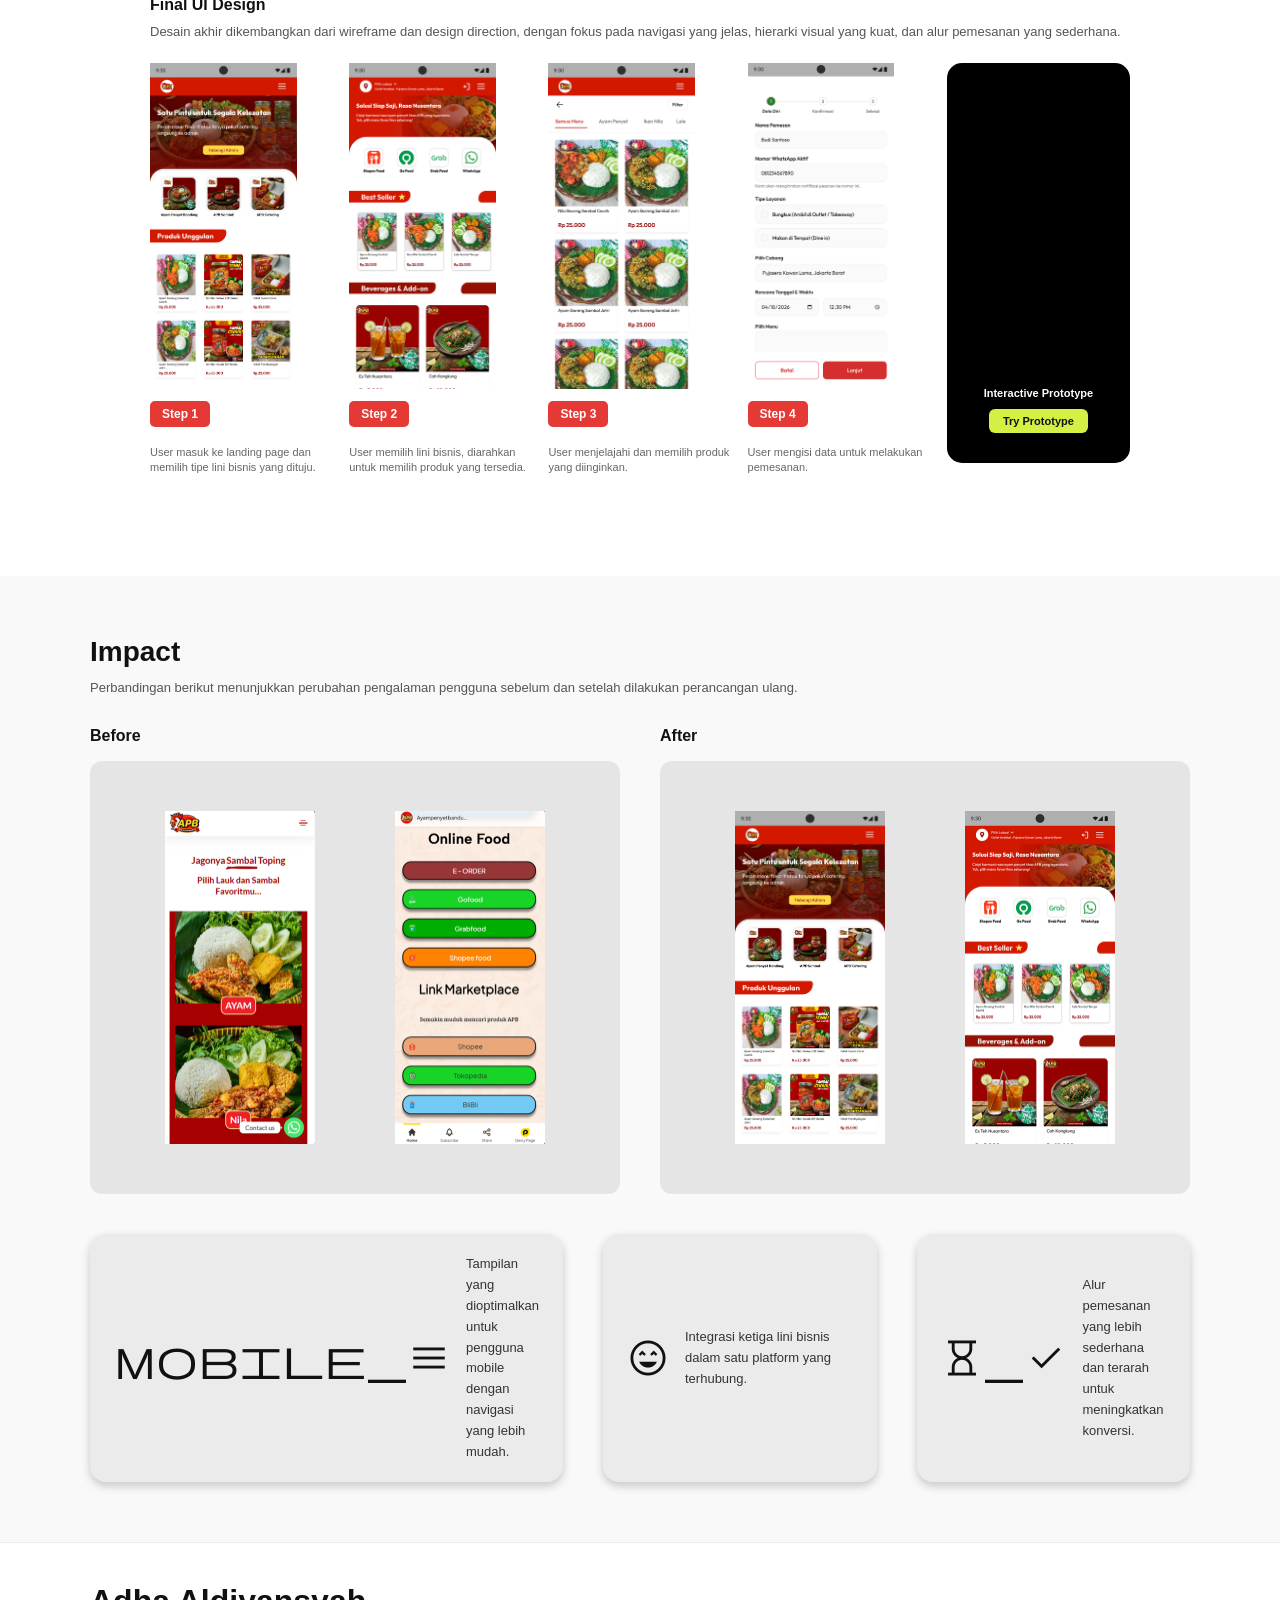
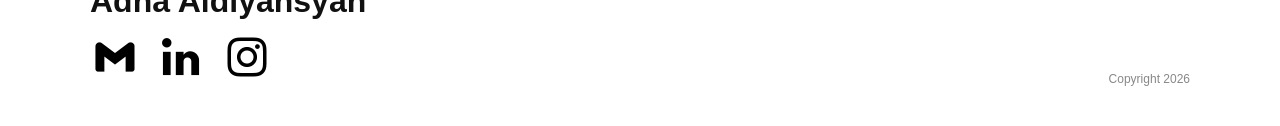
<file: project.html>
<!doctype html>
<html lang="id">
  <head>
    <meta charset="UTF-8" />
    <meta name="viewport" content="width=device-width, initial-scale=1.0" />
    <title>Integrasi Website APB</title>
    <link rel="stylesheet" href="project-style.css" />
    <link
      rel="stylesheet"
      href="https://fonts.googleapis.com/css2?family=Material+Symbols+Outlined"/>
  </head>
  <body>
    <!-- NAV -->
    <nav>
      <div class="logo">UI/UX Portofolio | Adha Aldiyansyah</div>
      <div class="nav-right"><a href="index.html">← Back to Home</a></div>
    </nav>

    <!-- HERO -->
    <div style="max-width: 1100px; margin: 0 auto">
      <div class="hero reveal">
        <div class="hero-left">
          <h1>Integrasi<br />Website APB</h1>
          <p>
            Project ini bertujuan menggabungkan tiga lini bisnis ke dalam satu
            platform untuk mempermudah navigasi pengguna dan mendukung strategi
            cross-selling.
          </p>
          <div class="tags">
            <div class="tag">
              <span class="material-symbols-outlined">account_circle</span
              ><span>Role</span><span>UI/UX Designer</span>
            </div>
            <div class="tag">
              <span class="material-symbols-outlined">calendar_month</span
              ><span>Durasi</span><span>1 Bulan</span>
            </div>
            <div class="tag">
              <span class="material-symbols-outlined">devices_other</span
              ><span>Platform</span><span>Web Mobile</span>
            </div>
            <div class="tag">
              <span class="material-symbols-outlined">app_registration</span
              ><span>Tools</span><span>Figma</span>
            </div>
          </div>
          <div class="tujuan">
            <span class="label">🎯 Tujuan Utama</span>
            <p>
              Menciptakan pengalaman yang lebih terstruktur, efisien, dan
              mendukung potensi cross-selling antar lini bisnis
            </p>
          </div>
        </div>
        <div class="hero-right">
          <div>
            <img src="assets/mockup/1.png" alt="" />
          </div>
        </div>
      </div>
    </div>

    <div class="project-description reveal">
      <div>
        <h1>Project Description</h1>
      </div>
      <div>
        <p>
          Ayam Penyet Bandung adalah UMKM kuliner yang telah memiliki aset
          digital berupa linktree dan website sebagai kanal pemesanan online.
          Aset ini seharusnya memungkinkan pelanggan untuk melihat menu dan
          melakukan pemesanan secara mandiri tanpa harus datang langsung.
        </p>
        <p>
          Namun pada kenyataannya, konversi dari kedua aset digital ini sangat
          rendah. Pelanggan yang masuk ke platform jarang menyelesaikan proses
          pemesanan hingga tuntas, menandakan adanya hambatan dalam pengalaman
          digital yang perlu diidentifikasi dan diperbaiki.
        </p>
      </div>
    </div>

    <!-- PROBLEM ANALYSIS -->
    <div class="problem-section reveal">
      <div class="problem-inner">
        <div class="problem-header">
          <h2 class="section-title">Problem Analysis</h2>
          <p class="problem-quote">
            Kurangnya integrasi dan alur yang jelas membuat pengguna kebingungan
            arah call-to-action dalam pemesanan.
          </p>
        </div>
        <div class="problem-grid">
          <div class="problem-card">
            <div class="card-header">
              <div class="card-icon icon-red">❗</div>
              <h3>Problems</h3>
            </div>
            <ul>
              <li>Terlalu banyak tombol tanpa hierarki</li>
              <li>Alur pemesanan yang tidak jelas</li>
              <li>Identitas brand yang membingungkan</li>
            </ul>
          </div>
          <div class="problem-card">
            <div class="card-header">
              <div class="card-icon icon-orange">💡</div>
              <h3>Insights</h3>
            </div>
            <ul>
              <li>
                Tidak ada pilihan yang terasa prioritas, membuat user kesulitan
                menentukan tindakan utama.
              </li>
              <li>
                Kurangnya alur yang terstruktur menyebabkan kebingungan arah dan
                tidak terjadi proses.
              </li>
              <li>
                Ketidakkonsistenan identitas brand mencerminkan kepercayaan user
                terhadap platform.
              </li>
            </ul>
          </div>
          <div class="problem-card">
            <div class="card-header">
              <div class="card-icon icon-green">✅</div>
              <h3>Solutions</h3>
            </div>
            <ul>
              <li>
                Merancang ulang struktur navigasi dengan hierarki yang jelas dan
                mudah dipahami.
              </li>
              <li>
                Membangun alur pemesanan end-to-end yang sederhana dan mudah
                diikuti.
              </li>
              <li>
                Mengintegrasikan ketiga bisnis ke dalam satu platform dengan
                identitas yang konsisten.
              </li>
            </ul>
          </div>
        </div>
      </div>
    </div>

    <!-- DESIGN DIRECTION -->
    <section class="reveal">
      <h2 class="section-title">Design Direction</h2>
      <p class="section-subtitle">
        Berdasarkan insight yang ditemukan, desain diarahkan untuk membantu
        pengguna memahami langkah yang harus diambil dengan lebih cepat dan
        tanpa kebingungan.
      </p>
      <div class="direction-cards">
        <div class="dir-card">
          <div class="dir-icon">🗂️</div>
          <h4>Navigasi yang terstruktur dan mudah dipahami</h4>
          <p>
            Hierarki informasi yang jelas agar pengguna tidak kebingungan saat
            menjelajahi platform.
          </p>
        </div>
        <div class="dir-card">
          <div class="dir-icon">👆</div>
          <h4>Penekanan pada aksi utama (CTA)</h4>
          <p>
            Tombol utama yang menonjol untuk memandu pengguna menuju tindakan
            yang diinginkan.
          </p>
        </div>
        <div class="dir-card">
          <div class="dir-icon">📋</div>
          <h4>Alur pemesanan yang sederhana dan terarah</h4>
          <p>
            Proses dari awal hingga akhir yang ringkas, minim langkah, dan mudah
            diikuti.
          </p>
        </div>
      </div>
      <div class="flow">
        <div class="flow-step">
          <div class="flow-dot">
            <span class="material-symbols-outlined">login</span>
          </div>
          <div class="flow-label">User masuk</div>
        </div>
        <div class="flow-arrow">→</div>
        <div class="flow-step">
          <div class="flow-dot">
            <span class="material-symbols-outlined">category</span>
          </div>
          <div class="flow-label">Memilih kategori bisnis</div>
        </div>
        <div class="flow-arrow">→</div>
        <div class="flow-step">
          <div class="flow-dot">
            <span class="material-symbols-outlined">add_shopping_cart</span>
          </div>
          <div class="flow-label">Menjelajahi produk</div>
        </div>
        <div class="flow-arrow">→</div>
        <div class="flow-step">
          <div class="flow-dot">
            <span class="material-symbols-outlined">credit_score</span>
          </div>
          <div class="flow-label">Melakukan pemesanan</div>
        </div>
        <div class="flow-arrow">→</div>
        <div class="flow-step">
          <div class="flow-dot">
            <span class="material-symbols-outlined">check_circle</span>
          </div>
          <div class="flow-label">Selesai</div>
        </div>
      </div>
    </section>

    <!-- UI DESIGN -->
    <section class="ui-section reveal" style="background: #fff">
      <h2>UI Design</h2>

      <div class="ui-sub">Wireframe</div>
      <p class="ui-desc">
        Wireframe berikut menggambarkan alur utama pengguna dalam mengakses
        layanan, mulai dari memilih lini bisnis hingga menyelesaikan pemesanan.
      </p>
      <div class="mockup-grid">
        <div class="mockup-card">
          <div class="mockup-img">
            <img src="assets/Design/Wireframe/Halaman Utama.png" alt="" />
          </div>
          <div class="mockup-label">Step 1</div>
          <div class="mockup-desc">
            User masuk ke landing page dan memilih tipe lini bisnis yang dituju.
          </div>
        </div>
        <div class="mockup-card">
          <div class="mockup-img">
            <img
              src="assets/Design/Wireframe/Halaman Ayam Penyet Bandung.png"
              alt=""
            />
          </div>
          <div class="mockup-label">Step 2</div>
          <div class="mockup-desc">
            User memilih lini bisnis, diarahkan untuk memilih produk yang
            tersedia.
          </div>
        </div>
        <div class="mockup-card">
          <div class="mockup-img">
            <img src="assets/Design/Wireframe/Halaman Menu.png" alt="" />
          </div>
          <div class="mockup-label">Step 3</div>
          <div class="mockup-desc">
            User menjelajahi dan memilih produk yang diinginkan.
          </div>
        </div>
        <div class="mockup-card">
          <div class="mockup-img">
            <img src="assets/Design/Wireframe/Halaman Pemesanan.png" alt="" />
          </div>
          <div class="mockup-label">Step 4</div>
          <div class="mockup-desc">
            User mengisi data untuk melakukan pemesanan.
          </div>
        </div>
      </div>

      <div class="ui-sub">Hi-Fi Design</div>
      <p class="ui-desc">
        Hi-fi design berikut menunjukkan implementasi visual dari solusi yang
        dirancang untuk mempermudah navigasi, memperjelas hierarki, dan
        menyederhanakan alur pemesanan.
      </p>
      <div class="mockup-grid">
        <div class="mockup-card">
          <div class="mockup-img">
            <img src="assets/Design/HI-FI/HI-FI - Halaman Utama.png" alt="" />
          </div>
          <div class="mockup-label">Step 1</div>
          <div class="mockup-desc">
            User masuk ke landing page dan memilih tipe lini bisnis yang dituju.
          </div>
        </div>
        <div class="mockup-card">
          <div class="mockup-img">
            <img
              src="assets/Design/HI-FI/HI-FI - Halaman Ayam Penyet Bandung.png"
              alt=""
            />
          </div>
          <div class="mockup-label">Step 2</div>
          <div class="mockup-desc">
            User memilih lini bisnis, diarahkan untuk memilih produk yang
            tersedia.
          </div>
        </div>
        <div class="mockup-card">
          <div class="mockup-img">
            <img src="assets/Design/HI-FI/HI-FI - Halaman Menu.png" alt="" />
          </div>
          <div class="mockup-label">Step 3</div>
          <div class="mockup-desc">
            User menjelajahi dan memilih produk yang diinginkan.
          </div>
        </div>
        <div class="mockup-card">
          <div class="mockup-img">
            <img
              src="assets/Design/HI-FI/HI-FI - Halaman Pemesanan.png"
              alt=""
            />
          </div>
          <div class="mockup-label">Step 4</div>
          <div class="mockup-desc">
            User mengisi data untuk melakukan pemesanan.
          </div>
        </div>
      </div>

      <div class="ui-sub">Final UI Design</div>
      <p class="ui-desc">
        Desain akhir dikembangkan dari wireframe dan design direction, dengan
        fokus pada navigasi yang jelas, hierarki visual yang kuat, dan alur
        pemesanan yang sederhana.
      </p>
      <div class="mockup-grid" style="grid-template-columns: repeat(5, 1fr)">
        <div class="mockup-card">
          <div class="mockup-img">
            <img
              src="assets/Design/Final UI/Final UI - Halaman Utama.png"
              alt=""
            />
          </div>
          <div class="mockup-label">Step 1</div>
          <div class="mockup-desc">
            User masuk ke landing page dan memilih tipe lini bisnis yang dituju.
          </div>
        </div>
        <div class="mockup-card">
          <div class="mockup-img">
            <img
              src="assets/Design/Final UI/Final UI - Halaman Ayam Penyet Bandung.png"
              alt=""
            />
          </div>
          <div class="mockup-label">Step 2</div>
          <div class="mockup-desc">
            User memilih lini bisnis, diarahkan untuk memilih produk yang
            tersedia.
          </div>
        </div>
        <div class="mockup-card">
          <div class="mockup-img">
            <img
              src="assets/Design/Final UI/Final UI - Halaman Menu.png"
              alt=""
            />
          </div>
          <div class="mockup-label">Step 3</div>
          <div class="mockup-desc">
            User menjelajahi dan memilih produk yang diinginkan.
          </div>
        </div>
        <div class="mockup-card">
          <div class="mockup-img">
            <img
              src="assets/Design/Final UI/Final UI - Halaman Pemesanan.png"
              alt=""
            />
          </div>
          <div class="mockup-label">Step 4</div>
          <div class="mockup-desc">
            User mengisi data untuk melakukan pemesanan.
          </div>
        </div>
        <div class="mockup-card mockvid">
          <div class="mockup-video">
            <video
              autoplay
              muted
              loop
              playsinline
              src="assets/Design/Prototype APB.mp4"
            ></video>
          </div>
          <div class="viddesc">
            <div style="font-size: 11px; font-weight: 700; color: white">
              Interactive Prototype
            </div>
            <a
              href="https://www.figma.com/proto/MU5cpyb8DHy5WZRmmXUbeI/Design-APB---Tim-11?node-id=153-52&t=Cnn8fXvtw1LhPZr1-1"
              target="_blank"
              style="
                background: #d4f044;
                color: #111;
                padding: 6px 14px;
                border-radius: 6px;
                text-decoration: none;
                font-size: 11px;
                font-weight: 700;
              "
              >Try Prototype</a
            >
          </div>
        </div>
      </div>
    </section>

    <!-- IMPACT -->
    <div class="impact-section reveal">
      <div class="impact-inner">
        <h2 class="section-title">Impact</h2>
        <p>
          Perbandingan berikut menunjukkan perubahan pengalaman pengguna sebelum
          dan setelah dilakukan perancangan ulang.
        </p>
        <div class="before-after">
          <div class="ba-card">
            <h4>Before</h4>
            <div class="ba-img">
              <img src="assets/Design/Before - Linktree.jpg" alt="" />
              <img src="assets/Design/Before - Linktree2.jpg" alt="" />
            </div>
          </div>
          <div class="ba-card">
            <h4>After</h4>
            <div class="ba-img">
              <img
                src="assets/Design/Final UI/Final UI - Halaman Utama.png"
                alt=""
              /><img
                src="assets/Design/Final UI/Final UI - Halaman Ayam Penyet Bandung.png"
                alt=""
              />
            </div>
          </div>
        </div>
        <div class="metrics">
          <div class="metric">
            <span class="metric-icon"
              ><span class="material-symbols-outlined">mobile_menu</span></span
            >
            <p>
              Tampilan yang dioptimalkan untuk pengguna mobile dengan navigasi
              yang lebih mudah.
            </p>
          </div>
          <div class="metric">
            <span class="metric-icon"
              ><span class="material-symbols-outlined"
                >sentiment_very_satisfied</span
              ></span
            >
            <p>
              Integrasi ketiga lini bisnis dalam satu platform yang terhubung.
            </p>
          </div>
          <div class="metric">
            <span class="metric-icon"
              ><span class="material-symbols-outlined"
                >hourglass_check</span
              ></span
            >
            <p>
              Alur pemesanan yang lebih sederhana dan terarah untuk meningkatkan
              konversi.
            </p>
          </div>
        </div>
      </div>
    </div>

    <!-- FOOTER -->
    <footer>
      <div class="footer-inner">
        <div class="footer-left">
          <h2>Adha Aldiyansyah</h2>
          <div class="footer-icons">
            <a href="mailto:adha222003@gmail.com" title="Email"
              ><img src="assets/Gmail white.png" alt=""
            /></a>
            <a
              href="https://www.linkedin.com/in/adhaldiyansyah/"
              target="_blank"
              title="LinkedIn"
              ><img src="assets/linkedin white.png" alt=""
            /></a>
            <a
              href="https://www.instagram.com/adhaldiyansyah/"
              target="_blank"
              title="Instagram"
              ><img src="assets/instagram white.png" alt=""
            /></a>
          </div>
        </div>
        <div class="footer-right">Copyright 2026</div>
      </div>
    </footer>

    <script>
      // =========================
      // REVEAL ANIMATION
      // =========================

      const reveals = document.querySelectorAll(".reveal");

      function revealOnScroll() {
        const triggerBottom = window.innerHeight * 0.88;

        reveals.forEach((el, index) => {
          const top = el.getBoundingClientRect().top;

          if (top < triggerBottom) {
            setTimeout(() => {
              el.classList.add("active");
            }, index * 80);
          }
        });
      }

      window.addEventListener("scroll", revealOnScroll);

      revealOnScroll();

      // =========================
      // NAV SCROLL EFFECT
      // =========================

      const nav = document.querySelector("nav");

      window.addEventListener("scroll", () => {
        if (window.scrollY > 30) {
          nav.classList.add("nav-scrolled");
        } else {
          nav.classList.remove("nav-scrolled");
        }
      });

      // =========================
      // PAGE LOAD
      // =========================

      window.addEventListener("load", () => {
        document.body.classList.add("loaded");
      });
    </script>
  </body>
</html>
</file>
<file: style.css>
*,
*::before,
*::after {
  box-sizing: border-box;
  margin: 0;
  padding: 0;
}
:root {
  --white: #ffffff;
  --bg: #f7f6f3;
  --bg2: #f0efe9;
  --text: #111110;
  --text2: #6b6a64;
  --text3: #a09f99;
  --accent: #1a1a18;
  --blue: #2563eb;
  --border: #e4e3dc;
  --border2: #d1d0c8;
  --card: #ffffff;
}
html {
  scroll-behavior: smooth;
}
body {
  font-family: "Google Sans Flex", sans-serif;
  background: var(--bg);
  color: var(--text);
  line-height: 1.6;
  overflow-x: hidden;
}

/* SCROLL PROGRESS */
#prog {
  position: fixed;
  top: 0;
  left: 0;
  height: 2px;
  background: var(--text);
  z-index: 300;
  width: 0;
  transition: width 0.05s linear;
}

/* NAV */
nav {
  position: fixed;
  top: 0;
  width: 100%;
  z-index: 200;

  display: flex;
  justify-content: space-between;
  align-items: center;

  padding: 0 3rem;
  height: 56px;

  /* Glass Effect */
  background: rgba(247, 246, 243, 0.65);

  backdrop-filter: blur(16px);
  -webkit-backdrop-filter: blur(16px);

  border-bottom: 1px solid rgba(255, 255, 255, 0.3);

  box-shadow:
    0 4px 20px rgba(0, 0, 0, 0.05),
    inset 0 1px 0 rgba(255, 255, 255, 0.4);
}
.nav-logo {
  font-family: "Google Sans Flex", serif;
  font-size: 1.05rem;
  color: var(--text);
  text-decoration: none;
  letter-spacing: 0.01em;
}
.nav-right {
  display: flex;
  align-items: center;
  gap: 2rem;
}
.nav-links {
  display: flex;
  gap: 1.8rem;
  list-style: none;
}
.nav-links a {
  font-size: 0.8rem;
  font-weight: 500;
  color: var(--text2);
  text-decoration: none;
  letter-spacing: 0.04em;
  transition: color 0.15s;
}
.nav-links a:hover {
  color: var(--text);
}
.nav-cta {
  font-size: 0.78rem;
  font-weight: 500;
  letter-spacing: 0.04em;
  padding: 7px 18px;
  background: var(--text);
  color: var(--white);
  border-radius: 4px;
  text-decoration: none;
  transition: opacity 0.15s;
}
.nav-cta:hover {
  opacity: 0.8;
}

/* HERO */
#hero {
  min-height: 100vh;
  display: flex;
  flex-direction: column;
  justify-content: flex-end;
  padding: 0 3rem 4rem;
  border-bottom: 1px solid var(--border);
  background: var(--white);
}
.hero-eyebrow {
  font-size: 0.72rem;
  font-weight: 500;
  letter-spacing: 0.14em;
  text-transform: uppercase;
  color: var(--text2);
  margin-bottom: 1.8rem;
  display: flex;
  align-items: center;
  gap: 12px;
  opacity: 0;
  animation: fadeUp 0.5s ease 0.1s forwards;
}
.eyebrow-dot {
  width: 5px;
  height: 5px;
  background: #22c55e;
  border-radius: 50%;
  flex-shrink: 0;
}
.hero-name {
  font-family: "Google Sans Flex", serif;
  font-size: clamp(3.5rem, 8vw, 7.5rem);
  line-height: 0.92;
  letter-spacing: -0.02em;
  margin-bottom: 2.5rem;
  opacity: 0;
  animation: fadeUp 0.6s ease 0.2s forwards;
}
.hero-name .italic {
  font-style: italic;
  color: var(--text2);
}
.hero-bottom {
  display: flex;
  justify-content: space-between;
  align-items: flex-end;
  flex-wrap: wrap;
  gap: 2rem;
  opacity: 0;
  animation: fadeUp 0.6s ease 0.35s forwards;
}
.hero-desc {
  font-size: 0.95rem;
  color: var(--text2);
  max-width: 380px;
  line-height: 1.75;
  transform: translateY(-50%);
}
.hero-meta {
  text-align: right;
}
.hero-socials {
  display: flex;
  gap: 1rem;
  justify-content: flex-end;
  margin-bottom: 1.2rem;
}
.hs-link {
  font-size: 0.75rem;
  font-weight: 500;
  color: var(--text2);
  text-decoration: none;
  letter-spacing: 0.04em;
  transition: color 0.15s;
}
.hs-link:hover {
  color: var(--text);
}
.hero-location {
  font-size: 0.8rem;
  color: var(--text3);
  letter-spacing: 0.04em;
  margin-bottom: 2rem;
}
.hero-status {
  display: inline-flex;
  align-items: center;
  gap: 7px;
  font-size: 0.78rem;
  font-weight: 500;
  padding: 6px 14px;
  border: 1px solid var(--border2);
  border-radius: 100px;
  color: var(--text2);
  background: var(--bg);
}
.hero-socials img {
  width: 78px;
  height: auto;
}
.status-dot {
  width: 6px;
  height: 6px;
  background: #35b163;
  border-radius: 50%;
  animation: blink 2.5s infinite;
}
@keyframes blink {
  0%,
  100% {
    opacity: 1;
  }
  50% {
    opacity: 0.3;
  }
}
@keyframes fadeUp {
  from {
    opacity: 0;
    transform: translateY(18px);
  }
  to {
    opacity: 1;
    transform: translateY(0);
  }
}

/* LAYOUT */
.container {
  max-width: 960px;
  margin: 0 auto;
}
section {
  padding: 5rem 3rem;
  border-bottom: 1px solid var(--border);
}
.s-label {
  font-size: 0.7rem;
  font-weight: 500;
  letter-spacing: 0.14em;
  text-transform: uppercase;
  color: var(--text3);
  margin-bottom: 2.5rem;
}

/* ABOUT */
#about {
  background: var(--bg);
}
.about-grid {
  display: grid;
  grid-template-columns: 1fr 2fr;
  gap: 5rem;
  align-items: start;
}
.about-photo {
  aspect-ratio: 3/4;
  background: var(--bg2);
  border: 1px solid var(--border);
  border-radius: 15px;
  display: flex;
  align-items: center;
  justify-content: center;
  overflow: hidden;
  position: relative;
}
.about-photo img {
  width: 100%;
  height: 100%;
  object-fit: cover;
}
.about-right {
}
.about-heading {
  font-family: "Google Sans Flex", serif;
  font-size: clamp(1.6rem, 3vw, 2.4rem);
  line-height: 1.2;
  margin-bottom: 1.8rem;
}
.about-heading em {
  font-style: italic;
  color: var(--text2);
}
.about-body p {
  font-size: 0.92rem;
  color: var(--text2);
  line-height: 1.85;
  margin-bottom: 1rem;
}
.about-facts {
  display: grid;
  grid-template-columns: 1fr 1fr;
  gap: 10px;
  border-radius: 8px;
  overflow: hidden;
  margin-top: 2rem;
}
.fact {
  background: var(--white);
  padding: 1.2rem 1.4rem;
  border-radius: 10px;
}
.fact-val {
  font-family: "Google Sans", serif;
  font-size: 1.8rem;
  line-height: 1;
  margin-bottom: 4px;
  font-weight: bold;
}
.fact-key {
  font-size: 0.72rem;
  letter-spacing: 0.06em;
  text-transform: uppercase;
  color: var(--text3);
}

/* EXPERIENCE */
#experience {
  background: var(--white);
}
.exp-list {
}
.exp-item {
  display: grid;
  grid-template-columns: 180px 1fr;
  gap: 3rem;
  padding: 2rem 0;
  border-top: 1px solid var(--border);
  opacity: 0;
  transform: translateY(12px);
  transition:
    opacity 0.45s ease,
    transform 0.45s ease;
}
.exp-item.visible {
  opacity: 1;
  transform: translateY(0);
}
.exp-left {
}
.exp-period {
  font-size: 0.78rem;
  color: var(--text3);
  letter-spacing: 0.04em;
  line-height: 1.6;
  margin-bottom: 0.5rem;
}
.exp-badge {
  display: inline-block;
  font-size: 0.68rem;
  font-weight: 500;
  letter-spacing: 0.06em;
  text-transform: uppercase;
  padding: 3px 10px;
  border-radius: 3px;
  border: 1px solid var(--border2);
  color: var(--text2);
}
.exp-right {
}
.exp-company {
  font-weight: 600;
  font-size: 0.95rem;
  margin-bottom: 3px;
}
.exp-role {
  font-size: 0.82rem;
  color: var(--blue);
  font-weight: 500;
  margin-bottom: 0.9rem;
}
.exp-desc {
  font-size: 0.85rem;
  color: var(--text2);
  line-height: 1.8;
}
.exp-tags {
  display: flex;
  flex-wrap: wrap;
  gap: 6px;
  margin-top: 1rem;
}
.etag {
  font-size: 0.7rem;
  font-weight: 500;
  padding: 3px 10px;
  border-radius: 3px;
  background: var(--bg2);
  color: var(--text2);
  letter-spacing: 0.03em;
}

/* SKILLS */
#skills {
  background: var(--bg);
}
.skills-columns {
  display: grid;
  grid-template-columns: 1fr 1fr;
  gap: 3rem;
}
.skill-group-title {
  font-size: 0.72rem;
  font-weight: 600;
  letter-spacing: 0.1em;
  text-transform: uppercase;
  color: var(--text);
  margin-bottom: 1.2rem;
  padding-bottom: 0.8rem;
  border-bottom: 1px solid var(--border);
}
.skill-row {
  display: flex;
  justify-content: space-between;
  align-items: center;
  padding: 0.65rem 0;
  border-bottom: 1px solid var(--border);
}
.skill-row:last-child {
  border-bottom: none;
}
.skill-n {
  font-size: 0.85rem;
  color: var(--text);
}
.skill-lv {
  font-size: 0.68rem;
  font-weight: 500;
  letter-spacing: 0.06em;
  text-transform: uppercase;
  padding: 3px 10px;
  border-radius: 3px;
}
.lv-pro {
  background: #dbeafe;
  color: #1d4ed8;
}
.lv-int {
  background: #dcfce7;
  color: #166534;
}
.lv-bas {
  background: var(--bg2);
  color: var(--text2);
}

/* PROJECTS */
#projects {
  background: var(--white);
}
.project-grid {
  display: grid;
  grid-template-columns: 1fr 1fr;
  gap: 20px;
  overflow: hidden;
}
.project-card {
  background: var(--white);
  padding: 2rem;
  transition: background 0.2s;
  position: relative;
  opacity: 0;
  transform: translateY(10px);
  transition:
    opacity 0.4s ease,
    transform 0.4s ease,
    background 0.2s;
  border-radius: 10px;
  border: 1px solid rgba(0, 0, 0, 0.25);
}
.project-card.visible {
  opacity: 1;
  transform: translateY(0);
}
.project-card:hover {
  background: var(--bg);
}
.p-num {
  font-family: "Google Sans Flex", serif;
  font-size: 0.85rem;
  color: var(--text3);
  margin-bottom: 1.2rem;
  font-style: italic;
}
.p-title {
  font-weight: 600;
  font-size: 0.95rem;
  margin-bottom: 0.5rem;
  line-height: 1.4;
}
.p-desc {
  font-size: 0.82rem;
  color: var(--text2);
  line-height: 1.7;
  margin-bottom: 1.2rem;
}
.p-tags {
  display: flex;
  flex-wrap: wrap;
  gap: 5px;
}
.ptag {
  font-size: 0.68rem;
  font-weight: 500;
  padding: 3px 8px;
  background: var(--bg2);
  color: var(--text2);
  border-radius: 3px;
  letter-spacing: 0.02em;
}
.p-link {
  position: absolute;
  top: 1.5rem;
  right: 1.5rem;
  width: 28px;
  height: 28px;
  border: 1px solid var(--border2);
  border-radius: 4px;
  display: flex;
  align-items: center;
  justify-content: center;
  font-size: 0.75rem;
  color: var(--text2);
  text-decoration: none;
  transition:
    background 0.15s,
    border-color 0.15s,
    color 0.15s;
}
.p-link:hover {
  background: var(--text);
  border-color: var(--text);
  color: var(--white);
}

/* CONTACT */
#contact {
  background: var(--bg);
}
.contact-grid {
  display: grid;
  grid-template-columns: 1fr 1fr;
  gap: 5rem;
  align-items: start;
}
.contact-heading {
  font-family: "Instrument Serif", serif;
  font-size: clamp(1.8rem, 3vw, 2.8rem);
  line-height: 1.15;
  margin-bottom: 1rem;
}
.contact-heading em {
  font-style: italic;
  color: var(--text2);
}
.contact-sub {
  font-size: 0.9rem;
  color: var(--text2);
  line-height: 1.75;
  margin-bottom: 2rem;
}
.contact-items {
  display: flex;
  flex-direction: column;
  gap: 0;
}
.ci {
  display: flex;
  align-items: center;
  justify-content: space-between;
  padding: 1rem 0;
  border-bottom: 1px solid var(--border);
  text-decoration: none;
  color: var(--text);
  transition: padding-left 0.2s;
}
.ci:first-child {
  border-top: 1px solid var(--border);
}
.ci:hover {
  padding-left: 6px;
}
.ci-label {
  font-size: 0.72rem;
  letter-spacing: 0.08em;
  text-transform: uppercase;
  color: var(--text3);
  margin-bottom: 2px;
}
.ci-val {
  font-size: 0.88rem;
  font-weight: 500;
}
.ci-arrow {
  font-size: 0.8rem;
  color: var(--text3);
}
.form {
  display: flex;
  flex-direction: column;
  gap: 1.2rem;
}
.fg label {
  display: block;
  font-size: 0.72rem;
  letter-spacing: 0.08em;
  text-transform: uppercase;
  color: var(--text2);
  margin-bottom: 6px;
  font-weight: 500;
}
.fg input,
.fg textarea {
  width: 100%;
  padding: 0.75rem 1rem;
  background: var(--white);
  border: 1px solid var(--border2);
  border-radius: 6px;
  font-family: "Geist", sans-serif;
  font-size: 0.88rem;
  color: var(--text);
  outline: none;
  resize: none;
  transition: border-color 0.15s;
}
.fg input:focus,
.fg textarea:focus {
  border-color: var(--text);
}
.fg textarea {
  min-height: 110px;
}
.btn-form {
  align-self: flex-start;
  padding: 0.75rem 1.8rem;
  background: var(--text);
  color: var(--white);
  border: none;
  border-radius: 6px;
  font-family: "Geist", sans-serif;
  font-size: 0.85rem;
  font-weight: 500;
  cursor: pointer;
  transition: opacity 0.15s;
  letter-spacing: 0.03em;
}
.btn-form:hover {
  opacity: 0.8;
}

/* FOOTER */
footer {
  background: #fff;
  border-top: 1px solid #eee;
  padding: 40px 60px;
  max-width: 100%;
}
.footer-inner {
  max-width: 1100px;
  margin: 0 auto;
  display: flex;
  justify-content: space-between;
  align-items: flex-end;
}
.footer-left h2 {
  font-size: 32px;
  font-weight: 800;
  margin-bottom: 12px;
}
.footer-icons {
  display: flex;
  gap: 16px;
}
.footer-left img {
  width: 50px;
}
.footer-right {
  font-size: 12px;
  color: #888;
}

/* REVEAL */
.reveal {
  opacity: 0;
  transform: translateY(16px);
  transition:
    opacity 0.55s ease,
    transform 0.55s ease;
}
.reveal.visible {
  opacity: 1;
  transform: translateY(0);
}

/* =========================
   TABLET
========================= */
@media (max-width: 992px) {
  nav {
    padding: 0 1.5rem;
  }

  section {
    padding: 4rem 2rem;
  }

  #hero {
    padding: 7rem 2rem 3rem;
  }

  .hero-bottom {
    flex-direction: column;
    align-items: flex-start;
  }

  .hero-meta {
    text-align: left;
  }

  .hero-socials {
    justify-content: flex-start;
  }

  .about-grid,
  .contact-grid {
    grid-template-columns: 1fr;
    gap: 3rem;
  }
  .about-facts {
    grid-template-columns: 1fr 1fr;
  }
  .about-photo {
    max-width: 320px;
  }

  .exp-item {
    grid-template-columns: 1fr;
    gap: 1rem;
  }
  .project-grid {
    grid-template-columns: 1fr;
  }
  .skills-columns {
    grid-template-columns: 1fr 1fr;
  }
}

/* =========================
   MOBILE
========================= */
@media (max-width: 768px) {
  nav {
    height: 60px;
    padding: 0 1rem;
  }

  .nav-right {
    gap: 1rem;
  }

  .nav-links {
    display: none;
  }

  .nav-logo {
    font-size: 0.95rem;
  }

  .nav-cta {
    padding: 6px 14px;
    font-size: 0.72rem;
  }

  section {
    padding: 3.5rem 1.2rem;
  }

  #hero {
    min-height: auto;
    padding: 7rem 1.2rem 3rem;
  }

  .hero-eyebrow {
    flex-wrap: wrap;
    gap: 8px;
    font-size: 0.4rem;
    margin-bottom: 1.2rem;
  }

  .hero-name br {
    display: none;
  }

  .hero-name {
    font-size: 2.2rem;
    line-height: 0.95;
    letter-spacing: -0.04em;
    margin-bottom: 1.5rem;
  }

  .hero-bottom {
    display: flex;
    flex-direction: column;
    align-items: flex-start;
    gap: 1.5rem;
  }

  .hero-meta {
    display: flex;
    flex-direction: column;
    align-items: flex-start;
    text-align: left;
    width: 100%;
  }

  .hero-desc {
    order: 3;
    max-width: 77%;
    transform: none;
    font-size: 0.92rem;
    line-height: 1.8;
    margin-bottom: 1.5rem;
    transform: translateY(-50%);
  }

  .hero-socials {
    order: 4;
    justify-content: flex-start;
    margin-bottom: 0;
    transform: translateY(320%);
  }

  .hero-socials img {
    width: 30px;
  }

  .hero-location {
    order: 1;
    margin-bottom: 0.7rem;
    font-size: 0.6rem;
    transform: translateY(-270%);
  }

  .hero-status {
    display: inline-flex;
    align-items: center;
    gap: 5px;

    font-size: 0.68rem;

    padding: 4px 10px;

    border: 1px solid var(--border2);
    border-radius: 999px;

    color: var(--text2);
    background: var(--bg);
    transform: translateY(50%);
  }

  .about-heading,
  .contact-heading {
    line-height: 1.25;
  }

  .about-facts {
    grid-template-columns: 1fr 1fr;
  }

  .about-photo {
    width: 50%;
    height: auto;
  }

  .fact {
    padding: 1rem;
  }

  .fact-val {
    font-size: 1.5rem;
  }

  .exp-item {
    padding: 1.5rem 0;
  }

  .exp-company {
    font-size: 0.9rem;
  }

  .exp-desc {
    font-size: 0.82rem;
  }

  .skill-row {
    flex-direction: column;
    align-items: flex-start;
    gap: 0.5rem;
  }

  .project-card {
    padding: 1.5rem;
  }

  .p-link {
    top: 1rem;
    right: 1rem;
  }

  .contact-grid {
    gap: 2rem;
  }

  .ci {
    align-items: flex-start;
    gap: 1rem;
  }

  .ci-val {
    font-size: 0.82rem;
    word-break: break-word;
  }

  .btn-form {
    width: 100%;
    justify-content: center;
  }

  .footer-inner {
    flex-direction: column;

    align-items: flex-start;

    gap: 2rem;
  }

  .footer-left h2 {
    font-size: 2rem;
  }

  .footer-left img {
    width: 42px;
  }
}

/* =========================
   SMALL MOBILE
========================= */
@media (max-width: 480px) {
  .hero-name {
    font-size: 2.2rem;
  }

  .hero-eyebrow {
    letter-spacing: 0.08em;
  }

  .hero-desc,
  .about-body p,
  .contact-sub,
  .exp-desc {
    font-size: 0.82rem;
  }

  .project-card {
    padding: 1.2rem;
  }

  .p-title {
    font-size: 0.9rem;
  }

  .p-desc {
    font-size: 0.78rem;
  }

  .hero-socials img {
    width: 36px;
  }
}
</file>
<file: style2.css>
*,
*::before,
*::after {
  box-sizing: border-box;
  margin: 0;
  padding: 0;
}
:root {
  --white: #ffffff;
  --bg: #f7f6f3;
  --bg2: #f0efe9;
  --text: #111110;
  --text2: #6b6a64;
  --text3: #a09f99;
  --accent: #1a1a18;
  --blue: #2563eb;
  --border: #e4e3dc;
  --border2: #d1d0c8;
  --card: #ffffff;
}
html {
  scroll-behavior: smooth;
}
body {
  font-family: "Google Sans Flex", sans-serif;
  background: var(--bg);
  color: var(--text);
  line-height: 1.6;
  overflow-x: hidden;
}

/* SCROLL PROGRESS */
#prog {
  position: fixed;
  top: 0;
  left: 0;
  height: 2px;
  background: var(--text);
  z-index: 300;
  width: 0;
  transition: width 0.05s linear;
}

/* NAV */
nav {
  position: fixed;
  top: 0;
  width: 100%;
  z-index: 200;

  display: flex;
  justify-content: space-between;
  align-items: center;

  padding: 0 3rem;
  height: 56px;

  /* Glass Effect */
  background: rgba(247, 246, 243, 0.65);

  backdrop-filter: blur(16px);
  -webkit-backdrop-filter: blur(16px);

  border-bottom: 1px solid rgba(255, 255, 255, 0.3);

  box-shadow:
    0 4px 20px rgba(0, 0, 0, 0.05),
    inset 0 1px 0 rgba(255, 255, 255, 0.4);
}
.nav-logo {
  font-family: "Google Sans Flex", serif;
  font-size: 1.05rem;
  color: var(--text);
  text-decoration: none;
  letter-spacing: 0.01em;
}
.nav-right {
  display: flex;
  align-items: center;
  gap: 2rem;
}
.nav-links {
  display: flex;
  gap: 1.8rem;
  list-style: none;
}
.nav-links a {
  font-size: 0.8rem;
  font-weight: 500;
  color: var(--text2);
  text-decoration: none;
  letter-spacing: 0.04em;
  transition: color 0.15s;
}
.nav-links a:hover {
  color: var(--text);
}
.nav-cta {
  font-size: 0.78rem;
  font-weight: 500;
  letter-spacing: 0.04em;
  padding: 7px 18px;
  background: var(--text);
  color: var(--white);
  border-radius: 4px;
  text-decoration: none;
  transition: opacity 0.15s;
}
.nav-cta:hover {
  opacity: 0.8;
}

/* HERO */
#hero {
  min-height: 100vh;
  display: flex;
  flex-direction: column;
  justify-content: flex-end;
  padding: 0 3rem 4rem;
  border-bottom: 1px solid var(--border);
  background: var(--white);
}
.hero-eyebrow {
  font-size: 0.72rem;
  font-weight: 500;
  letter-spacing: 0.14em;
  text-transform: uppercase;
  color: var(--text2);
  margin-bottom: 1.8rem;
  display: flex;
  align-items: center;
  gap: 12px;
  opacity: 0;
  animation: fadeUp 0.5s ease 0.1s forwards;
}
.eyebrow-dot {
  width: 5px;
  height: 5px;
  background: #22c55e;
  border-radius: 50%;
  flex-shrink: 0;
}
.hero-name {
  font-family: "Google Sans Flex", serif;
  font-size: clamp(3.5rem, 8vw, 7.5rem);
  line-height: 0.92;
  letter-spacing: -0.02em;
  margin-bottom: 2.5rem;
  opacity: 0;
  animation: fadeUp 0.6s ease 0.2s forwards;
}
.hero-name .italic {
  font-style: italic;
  color: var(--text2);
}
.hero-bottom {
  display: flex;
  justify-content: space-between;
  align-items: flex-end;
  flex-wrap: wrap;
  gap: 2rem;
  opacity: 0;
  animation: fadeUp 0.6s ease 0.35s forwards;
}
.hero-desc {
  font-size: 0.95rem;
  color: var(--text2);
  max-width: 380px;
  line-height: 1.75;
  transform: translateY(-50%);
}
.hero-meta {
  text-align: right;
}
.hero-socials {
  display: flex;
  gap: 1rem;
  justify-content: flex-end;
  margin-bottom: 1.2rem;
}
.hs-link {
  font-size: 0.75rem;
  font-weight: 500;
  color: var(--text2);
  text-decoration: none;
  letter-spacing: 0.04em;
  transition: color 0.15s;
}
.hs-link:hover {
  color: var(--text);
}
.hero-location {
  font-size: 0.8rem;
  color: var(--text3);
  letter-spacing: 0.04em;
  margin-bottom: 2rem;
}
.hero-status {
  display: inline-flex;
  align-items: center;
  gap: 7px;
  font-size: 0.78rem;
  font-weight: 500;
  padding: 6px 14px;
  border: 1px solid var(--border2);
  border-radius: 100px;
  color: var(--text2);
  background: var(--bg);
}
.hero-socials img {
  width: 78px;
  height: auto;
}
.status-dot {
  width: 6px;
  height: 6px;
  background: #35b163;
  border-radius: 50%;
  animation: blink 2.5s infinite;
}
@keyframes blink {
  0%,
  100% {
    opacity: 1;
  }
  50% {
    opacity: 0.3;
  }
}
@keyframes fadeUp {
  from {
    opacity: 0;
    transform: translateY(18px);
  }
  to {
    opacity: 1;
    transform: translateY(0);
  }
}

/* LAYOUT */
.container {
  max-width: 960px;
  margin: 0 auto;
}
section {
  padding: 5rem 3rem;
  border-bottom: 1px solid var(--border);
}
.s-label {
  font-size: 0.7rem;
  font-weight: 500;
  letter-spacing: 0.14em;
  text-transform: uppercase;
  color: var(--text3);
  margin-bottom: 2.5rem;
}

/* ABOUT */
#about {
  background: var(--bg);
}
.about-grid {
  display: grid;
  grid-template-columns: 1fr 2fr;
  gap: 5rem;
  align-items: start;
}
.about-photo {
  aspect-ratio: 3/4;
  background: var(--bg2);
  border: 1px solid var(--border);
  border-radius: 15px;
  display: flex;
  align-items: center;
  justify-content: center;
  overflow: hidden;
  position: relative;
}
.about-photo img {
  width: 100%;
  height: 100%;
  object-fit: cover;
}
.about-right {
}
.about-heading {
  font-family: "Google Sans Flex", serif;
  font-size: clamp(1.6rem, 3vw, 2.4rem);
  line-height: 1.2;
  margin-bottom: 1.8rem;
}
.about-heading em {
  font-style: italic;
  color: var(--text2);
}
.about-body p {
  font-size: 0.92rem;
  color: var(--text2);
  line-height: 1.85;
  margin-bottom: 1rem;
}
.about-facts {
  display: grid;
  grid-template-columns: 1fr 1fr;
  gap: 10px;
  border-radius: 8px;
  overflow: hidden;
  margin-top: 2rem;
}
.fact {
  background: var(--white);
  padding: 1.2rem 1.4rem;
  border-radius: 10px;
}
.fact-val {
  font-family: "Google Sans", serif;
  font-size: 1.8rem;
  line-height: 1;
  margin-bottom: 4px;
  font-weight: bold;
}
.fact-key {
  font-size: 0.72rem;
  letter-spacing: 0.06em;
  text-transform: uppercase;
  color: var(--text3);
}

/* EXPERIENCE */
#experience {
  background: var(--white);
}
.exp-list {
}
.exp-item {
  display: grid;
  grid-template-columns: 180px 1fr;
  gap: 3rem;
  padding: 2rem 0;
  border-top: 1px solid var(--border);
  opacity: 0;
  transform: translateY(12px);
  transition:
    opacity 0.45s ease,
    transform 0.45s ease;
}
.exp-item.visible {
  opacity: 1;
  transform: translateY(0);
}
.exp-left {
}
.exp-period {
  font-size: 0.78rem;
  color: var(--text3);
  letter-spacing: 0.04em;
  line-height: 1.6;
  margin-bottom: 0.5rem;
}
.exp-badge {
  display: inline-block;
  font-size: 0.68rem;
  font-weight: 500;
  letter-spacing: 0.06em;
  text-transform: uppercase;
  padding: 3px 10px;
  border-radius: 3px;
  border: 1px solid var(--border2);
  color: var(--text2);
}
.exp-right {
}
.exp-company {
  font-weight: 600;
  font-size: 0.95rem;
  margin-bottom: 3px;
}
.exp-role {
  font-size: 0.82rem;
  color: var(--blue);
  font-weight: 500;
  margin-bottom: 0.9rem;
}
.exp-desc {
  font-size: 0.85rem;
  color: var(--text2);
  line-height: 1.8;
}
.exp-tags {
  display: flex;
  flex-wrap: wrap;
  gap: 6px;
  margin-top: 1rem;
}
.etag {
  font-size: 0.7rem;
  font-weight: 500;
  padding: 3px 10px;
  border-radius: 3px;
  background: var(--bg2);
  color: var(--text2);
  letter-spacing: 0.03em;
}

/* SKILLS */
#skills {
  background: var(--bg);
}
.skills-columns {
  display: grid;
  grid-template-columns: 1fr 1fr;
  gap: 3rem;
}
.skill-group-title {
  font-size: 0.72rem;
  font-weight: 600;
  letter-spacing: 0.1em;
  text-transform: uppercase;
  color: var(--text);
  margin-bottom: 1.2rem;
  padding-bottom: 0.8rem;
  border-bottom: 1px solid var(--border);
}
.skill-row {
  display: flex;
  justify-content: space-between;
  align-items: center;
  padding: 0.65rem 0;
  border-bottom: 1px solid var(--border);
}
.skill-row:last-child {
  border-bottom: none;
}
.skill-n {
  font-size: 0.85rem;
  color: var(--text);
}
.skill-lv {
  font-size: 0.68rem;
  font-weight: 500;
  letter-spacing: 0.06em;
  text-transform: uppercase;
  padding: 3px 10px;
  border-radius: 3px;
}
.lv-pro {
  background: #dbeafe;
  color: #1d4ed8;
}
.lv-int {
  background: #dcfce7;
  color: #166534;
}
.lv-bas {
  background: var(--bg2);
  color: var(--text2);
}

/* PROJECTS */
#projects {
  background: var(--white);
}
.project-grid {
  display: grid;
  grid-template-columns: 1fr 1fr;
  gap: 20px;
  overflow: hidden;
}
.project-card {
  background: var(--white);
  padding: 2rem;
  transition: background 0.2s;
  position: relative;
  opacity: 0;
  transform: translateY(10px);
  transition:
    opacity 0.4s ease,
    transform 0.4s ease,
    background 0.2s;
  border-radius: 10px;
  border: 1px solid rgba(0, 0, 0, 0.25);
}
.project-card.visible {
  opacity: 1;
  transform: translateY(0);
}
.project-card:hover {
  background: var(--bg);
}
.p-num {
  font-family: "Google Sans Flex", serif;
  font-size: 0.85rem;
  color: var(--text3);
  margin-bottom: 1.2rem;
  font-style: italic;
}
.p-title {
  font-weight: 600;
  font-size: 0.95rem;
  margin-bottom: 0.5rem;
  line-height: 1.4;
}
.p-desc {
  font-size: 0.82rem;
  color: var(--text2);
  line-height: 1.7;
  margin-bottom: 1.2rem;
}
.p-tags {
  display: flex;
  flex-wrap: wrap;
  gap: 5px;
}
.ptag {
  font-size: 0.68rem;
  font-weight: 500;
  padding: 3px 8px;
  background: var(--bg2);
  color: var(--text2);
  border-radius: 3px;
  letter-spacing: 0.02em;
}
.p-link {
  position: absolute;
  top: 1.5rem;
  right: 1.5rem;
  width: 28px;
  height: 28px;
  border: 1px solid var(--border2);
  border-radius: 4px;
  display: flex;
  align-items: center;
  justify-content: center;
  font-size: 0.75rem;
  color: var(--text2);
  text-decoration: none;
  transition:
    background 0.15s,
    border-color 0.15s,
    color 0.15s;
}
.p-link:hover {
  background: var(--text);
  border-color: var(--text);
  color: var(--white);
}

/* CONTACT */
#contact {
  background: var(--bg);
}
.contact-grid {
  display: grid;
  grid-template-columns: 1fr 1fr;
  gap: 5rem;
  align-items: start;
}
.contact-heading {
  font-family: "Instrument Serif", serif;
  font-size: clamp(1.8rem, 3vw, 2.8rem);
  line-height: 1.15;
  margin-bottom: 1rem;
}
.contact-heading em {
  font-style: italic;
  color: var(--text2);
}
.contact-sub {
  font-size: 0.9rem;
  color: var(--text2);
  line-height: 1.75;
  margin-bottom: 2rem;
}
.contact-items {
  display: flex;
  flex-direction: column;
  gap: 0;
}
.ci {
  display: flex;
  align-items: center;
  justify-content: space-between;
  padding: 1rem 0;
  border-bottom: 1px solid var(--border);
  text-decoration: none;
  color: var(--text);
  transition: padding-left 0.2s;
}
.ci:first-child {
  border-top: 1px solid var(--border);
}
.ci:hover {
  padding-left: 6px;
}
.ci-label {
  font-size: 0.72rem;
  letter-spacing: 0.08em;
  text-transform: uppercase;
  color: var(--text3);
  margin-bottom: 2px;
}
.ci-val {
  font-size: 0.88rem;
  font-weight: 500;
}
.ci-arrow {
  font-size: 0.8rem;
  color: var(--text3);
}
.form {
  display: flex;
  flex-direction: column;
  gap: 1.2rem;
}
.fg label {
  display: block;
  font-size: 0.72rem;
  letter-spacing: 0.08em;
  text-transform: uppercase;
  color: var(--text2);
  margin-bottom: 6px;
  font-weight: 500;
}
.fg input,
.fg textarea {
  width: 100%;
  padding: 0.75rem 1rem;
  background: var(--white);
  border: 1px solid var(--border2);
  border-radius: 6px;
  font-family: "Geist", sans-serif;
  font-size: 0.88rem;
  color: var(--text);
  outline: none;
  resize: none;
  transition: border-color 0.15s;
}
.fg input:focus,
.fg textarea:focus {
  border-color: var(--text);
}
.fg textarea {
  min-height: 110px;
}
.btn-form {
  align-self: flex-start;
  padding: 0.75rem 1.8rem;
  background: var(--text);
  color: var(--white);
  border: none;
  border-radius: 6px;
  font-family: "Geist", sans-serif;
  font-size: 0.85rem;
  font-weight: 500;
  cursor: pointer;
  transition: opacity 0.15s;
  letter-spacing: 0.03em;
}
.btn-form:hover {
  opacity: 0.8;
}

/* FOOTER */
footer {
  background: #fff;
  border-top: 1px solid #eee;
  padding: 40px 60px;
  max-width: 100%;
}
.footer-inner {
  max-width: 1100px;
  margin: 0 auto;
  display: flex;
  justify-content: space-between;
  align-items: flex-end;
}
.footer-left h2 {
  font-size: 32px;
  font-weight: 800;
  margin-bottom: 12px;
}
.footer-icons {
  display: flex;
  gap: 16px;
}
.footer-left img {
  width: 50px;
}
.footer-right {
  font-size: 12px;
  color: #888;
}

/* REVEAL */
.reveal {
  opacity: 0;
  transform: translateY(16px);
  transition:
    opacity 0.55s ease,
    transform 0.55s ease;
}
.reveal.visible {
  opacity: 1;
  transform: translateY(0);
}

/* =========================
   TABLET
========================= */
@media (max-width: 992px) {
  nav {
    padding: 0 1.5rem;
  }

  section {
    padding: 4rem 2rem;
  }

  #hero {
    padding: 7rem 2rem 3rem;
  }

  .hero-bottom {
    flex-direction: column;
    align-items: flex-start;
  }

  .hero-meta {
    text-align: left;
  }

  .hero-socials {
    justify-content: flex-start;
  }

  .about-grid,
  .contact-grid {
    grid-template-columns: 1fr;
    gap: 3rem;
  }
  .about-facts {
    grid-template-columns: 1fr 1fr;
  }
  .about-photo {
    max-width: 320px;
  }

  .exp-item {
    grid-template-columns: 1fr;
    gap: 1rem;
  }
  .project-grid {
    grid-template-columns: 1fr;
  }
  .skills-columns {
    grid-template-columns: 1fr 1fr;
  }
}

/* =========================
   MOBILE
========================= */
@media (max-width: 768px) {
  nav {
    height: 60px;
    padding: 0 1rem;
  }

  .nav-right {
    gap: 1rem;
  }

  .nav-links {
    display: none;
  }

  .nav-logo {
    font-size: 0.95rem;
  }

  .nav-cta {
    padding: 6px 14px;
    font-size: 0.72rem;
  }

  section {
    padding: 3.5rem 1.2rem;
  }

  #hero {
    min-height: auto;
    padding: 7rem 1.2rem 3rem;
  }

  .hero-eyebrow {
    flex-wrap: wrap;
    gap: 8px;
    font-size: 0.4rem;
    margin-bottom: 1.2rem;
  }

  .hero-name br {
    display: none;
  }

  .hero-name {
    font-size: 2.2rem;
    line-height: 0.95;
    letter-spacing: -0.04em;
    margin-bottom: 1.5rem;
  }

  .hero-bottom {
    display: flex;
    flex-direction: column;
    align-items: flex-start;
    gap: 1.5rem;
  }

  .hero-meta {
    display: flex;
    flex-direction: column;
    align-items: flex-start;
    text-align: left;
    width: 100%;
  }

  .hero-desc {
    order: 3;
    max-width: 77%;
    transform: none;
    font-size: 0.92rem;
    line-height: 1.8;
    margin-bottom: 1.5rem;
    transform: translateY(-50%);
  }

  .hero-socials {
    order: 4;
    justify-content: flex-start;
    margin-bottom: 0;
    transform: translateY(320%);
  }

  .hero-socials img {
    width: 30px;
  }

  .hero-location {
    order: 1;
    margin-bottom: 0.7rem;
    font-size: 0.6rem;
    transform: translateY(-270%);
  }

  .hero-status {
    display: inline-flex;
    align-items: center;
    gap: 5px;

    font-size: 0.68rem;

    padding: 4px 10px;

    border: 1px solid var(--border2);
    border-radius: 999px;

    color: var(--text2);
    background: var(--bg);
    transform: translateY(50%);
  }

  .about-heading,
  .contact-heading {
    line-height: 1.25;
  }

  .about-facts {
    grid-template-columns: 1fr 1fr;
  }

  .about-photo {
    width: 50%;
    height: auto;
  }

  .fact {
    padding: 1rem;
  }

  .fact-val {
    font-size: 1.5rem;
  }

  .exp-item {
    padding: 1.5rem 0;
  }

  .exp-company {
    font-size: 0.9rem;
  }

  .exp-desc {
    font-size: 0.82rem;
  }

  .skill-row {
    flex-direction: column;
    align-items: flex-start;
    gap: 0.5rem;
  }

  .project-card {
    padding: 1.5rem;
  }

  .p-link {
    top: 1rem;
    right: 1rem;
  }

  .contact-grid {
    gap: 2rem;
  }

  .ci {
    align-items: flex-start;
    gap: 1rem;
  }

  .ci-val {
    font-size: 0.82rem;
    word-break: break-word;
  }

  .btn-form {
    width: 100%;
    justify-content: center;
  }

  footer {
    padding: 1.5rem 1.2rem;
    flex-direction: column;
    align-items: flex-start;
  }
}

/* =========================
   SMALL MOBILE
========================= */
@media (max-width: 480px) {
  .hero-name {
    font-size: 2.8rem;
  }

  .hero-eyebrow {
    letter-spacing: 0.08em;
  }

  .hero-desc,
  .about-body p,
  .contact-sub,
  .exp-desc {
    font-size: 0.82rem;
  }

  .project-card {
    padding: 1.2rem;
  }

  .p-title {
    font-size: 0.9rem;
  }

  .p-desc {
    font-size: 0.78rem;
  }

  .hero-socials img {
    width: 36px;
  }
}
</file>
<file: project-style.css>
* {
  margin: 0;
  padding: 0;
  box-sizing: border-box;
}
body {
  font-family: "Google Sans Flex", sans-serif;
  color: #111;
  background: #fff;
}
/* PAGE LOAD */
body {
  animation: pageFade 0.8s ease;
}

@keyframes pageFade {
  from {
    opacity: 0;

    transform: translateY(10px);
  }

  to {
    opacity: 1;

    transform: translateY(0);
  }
}

/* REVEAL */
.reveal {
  opacity: 0;

  transform: translateY(40px);

  transition:
    opacity 0.8s ease,
    transform 0.8s ease;
}

.reveal.active {
  opacity: 1;

  transform: translateY(0);
}
/* NAV */
nav {
  position: fixed;
  top: 0;
  width: 100%;
  z-index: 200;

  display: flex;
  justify-content: space-between;
  align-items: center;

  padding: 0 3rem;
  height: 56px;

  /* Glass Effect */
  background: rgba(247, 246, 243, 0.65);

  backdrop-filter: blur(16px);
  -webkit-backdrop-filter: blur(16px);

  border-bottom: 1px solid rgba(255, 255, 255, 0.3);

  box-shadow:
    0 4px 20px rgba(0, 0, 0, 0.05),
    inset 0 1px 0 rgba(255, 255, 255, 0.4);
}
nav .logo {
  font-family: "Google Sans Flex", serif;
  font-size: 1.05rem;
  color: var(--text);
  text-decoration: none;
  letter-spacing: 0.01em;
}
nav .nav-right {
  font-size: 13px;
  color: #555;
}
.nav-right {
  background-color: #000000;
  padding: 10px 10px;
  border-radius: 5px;
}
.nav-right a {
  text-decoration: none;
  color: white;
}

/* HERO */
.hero {
  display: flex;
  gap: 40px;
  padding: 60px 60px 40px;
  padding-top: 155px;
  align-items: flex-start;
  max-width: 1100px;
  margin: 0 auto;
}
.hero-left {
  flex: 1;
}
.hero-left h1 {
  font-size: 36px;
  line-height: 1.2;
  margin-bottom: 16px;
}
.hero-left p {
  font-size: 14px;
  color: #444;
  line-height: 1.7;
  margin-bottom: 24px;
  max-width: 480px;
}
.hero-right {
  flex: 1;
  display: flex;
  justify-content: flex-end;
}
.hero-right img {
  width: 100%;
  max-width: 420px;
  border-radius: 16px;
  object-fit: cover;
}

/* TAGS */
.tags {
  display: grid;
  grid-template-columns: repeat(4, 1fr);
  gap: 14px;
  margin-bottom: 24px;
}
.tag {
  display: flex;
  flex-direction: column;
  gap: 6px;
  padding: 14px 14px;
  background: #fff;
  border: 1px solid #e8e8e8;
  border-radius: 12px;
  min-width: 120px;
  transition:
    transform 0.2s ease,
    box-shadow 0.2s ease,
    border-color 0.2s ease;
}
.tag span:first-child {
  font-size: 30px;
  color: #6b7209;
}
.tag span:nth-child(2) {
  font-size: 11px;
  color: #888;
}
.tag span:last-child {
  font-size: 12px;
  font-weight: 600;
}

/* TUJUAN */
.tujuan {
  display: flex;
  align-items: center;
  gap: 10px;

  background: #f5f5f5;
  border-radius: 10px;

  padding: 12px 16px;

  max-width: 550px;
  margin-bottom: 0;
}

.tujuan .label {
  font-size: 12px;
  font-weight: 700;
  white-space: nowrap;
}

.tujuan p {
  font-size: 12px;
  color: #444;
  line-height: 1.5;

  margin: 0;
  margin-left: 20px;
}

/*project description*/
.project-description {
  padding: 50px 150px;
}

.project-description p {
  padding-top: 20px;
  font-size: 14px;
  line-height: 1.7;
}

/* SECTION COMMON */
section {
  padding: 60px 60px;
  max-width: 1100px;
  margin: 0 auto;
}
.section-title {
  font-size: 28px;
  margin-bottom: 12px;
}
.section-subtitle {
  font-size: 13px;
  color: #555;
  max-width: 500px;
  line-height: 1.6;
  margin-bottom: 32px;
}

/* PROBLEM ANALYSIS */
.problem-section {
  background: #f9f9f9;
  max-width: 100%;
  padding: 60px;
}
.problem-inner {
  max-width: 1100px;
  margin: 0 auto;
}
.problem-header {
  display: flex;
  align-items: flex-start;
  gap: 50px;
  margin-bottom: 40px;
}
.problem-header .section-title {
  margin-bottom: 0;
}
.problem-quote {
  font-size: 13px;
  color: #444;
  max-width: 400px;
  line-height: 1.6;
  font-style: italic;
  padding-left: 50px;
  border-left: 2px solid #dcdcdc;
}

.problem-grid {
  display: grid;
  grid-template-columns: repeat(3, 1fr);
  gap: 24px;
}
.problem-card {
  background: #fff;
  border-radius: 12px;
  padding: 20px;
}
.problem-card .card-header {
  display: flex;
  align-items: center;
  gap: 10px;
  margin-bottom: 16px;
}
.problem-card .card-icon {
  width: 32px;
  height: 32px;
  border-radius: 50%;
  display: flex;
  align-items: center;
  justify-content: center;
  font-size: 16px;
}
.icon-red {
  background: #fee2e2;
}
.icon-orange {
  background: #ffedd5;
}
.icon-green {
  background: #dcfce7;
}
.problem-card h3 {
  font-size: 14px;
  font-weight: 700;
}
.problem-card ul {
  list-style: none;
  display: flex;
  flex-direction: column;
  gap: 8px;
}
.problem-card ul li {
  font-size: 12px;
  color: #555;
  line-height: 1.5;
  padding: 8px 10px;
  background: #f9f9f9;
  border-radius: 8px;
}

/* DESIGN DIRECTION */
.direction-cards {
  display: grid;
  grid-template-columns: repeat(3, 1fr);
  gap: 20px;
  margin-bottom: 32px;
}
.dir-card {
  border: 1px solid #eee;
  border-radius: 12px;
  padding: 18px;
}
.dir-card .dir-icon {
  font-size: 22px;
  margin-bottom: 10px;
}
.dir-card h4 {
  font-size: 13px;
  font-weight: 700;
  margin-bottom: 6px;
}
.dir-card p {
  font-size: 12px;
  color: #666;
  line-height: 1.5;
}

.flow {
  display: grid;

  grid-template-columns:
    1fr auto
    1fr auto
    1fr auto
    1fr auto
    1fr;

  align-items: start;

  width: 100%;

  margin-top: 32px;
}
.flow-step {
  display: flex;
  flex-direction: column;
  align-items: center;

  gap: 8px;

  text-align: center;
}
.flow-dot {
  width: 36px;
  height: 36px;
  border-radius: 50%;
  background: #111;
  color: #fff;
  display: flex;
  align-items: center;
  justify-content: center;
  font-size: 11px;
  font-weight: 700;
}
.flow-label {
  font-size: 11px;
  color: #555;
  text-align: center;
  max-width: 80px;
}
.flow-arrow {
  display: flex;
  align-items: center;
  justify-content: center;

  font-size: 20px;

  color: #bbb;

  padding-top: 8px;
}

/* UI DESIGN */
.ui-section h2 {
  font-size: 28px;
  margin-bottom: 32px;
}
.ui-sub {
  font-size: 16px;
  font-weight: 700;
  margin-bottom: 8px;
}
.ui-desc {
  font-size: 13px;
  color: #555;
  margin-bottom: 20px;
  line-height: 1.6;
}

.mockup-grid {
  display: grid;
  grid-template-columns: repeat(4, 1fr);
  gap: 16px;
  margin-bottom: 40px;
}
.mockup-card {
  display: flex;
  flex-direction: column;
  gap: 8px;
}

.mockup-img img {
  width: 80%;
  height: auto;
  object-fit: cover;
}
.mockup-label {
  display: inline-block;
  background: #e53935;
  color: white;
  padding: 6px 12px;
  border-radius: 5px;
  font-size: 12px;
  font-weight: 700;
  width: fit-content;
  margin-bottom: 10px;
}
.mockup-desc {
  font-size: 11px;
  color: #666;
  line-height: 1.4;
}
.mockup-video {
  height: 500px;
  overflow: hidden;
  border-radius: 15px;
  position: relative;
}
.mockup-video video {
  width: 100%;
  height: auto;
  object-fit: cover;
  display: block;
}
.mockvid {
  background-color: black;
  border-radius: 15px;
  height: 400px;
}
.viddesc {
  padding-top: 10px;
  padding-bottom: 30px;
  display: flex;
  flex-direction: column;
  align-items: center;
  gap: 10px;
}
.viddesc a {
  max-width: 105px;
}
/* IMPACT */
.impact-section {
  background: #f9f9f9;
  max-width: 100%;
  padding: 60px;
}
.impact-inner {
  max-width: 1100px;
  margin: 0 auto;
}
.impact-inner p {
  font-size: 13px;
  color: #555;
  margin-bottom: 32px;
}
.before-after {
  display: grid;
  grid-template-columns: 1fr 1fr;
  gap: 40px;
}
.ba-card h4 {
  font-size: 16px;
  font-weight: 700;
  margin-bottom: 16px;
}
.ba-img {
  background: #e5e5e5;
  border-radius: 12px;
  display: flex;
  align-items: center;
  justify-content: center;
  color: #aaa;
  font-size: 13px;
  gap: 80px;
}
.ba-img img {
  width: 150px;
  padding: 50px 0px;
}

.metrics {
  display: grid;
  grid-template-columns: 1fr 1fr 1fr;
  gap: 40px;
  margin-top: 40px;
  flex-wrap: wrap;
}
.metric {
  display: flex;
  align-items: center;
  gap: 16px;
  background-color: #ebebeb;
  border-radius: 16px;
  padding: 20px 24px;
  min-height: 90px;
  box-shadow: 0 4px 10px rgba(0, 0, 0, 0.2);
}
.metric-icon {
  display: flex;
  align-items: center;
  justify-content: center;
  flex-shrink: 0;
}

.metric-icon .material-symbols-outlined {
  font-size: 42px;
}
.metric p {
  font-size: 13px;
  color: #333;
  line-height: 1.6;
  margin: 0;
  max-width: 250px;
}

/* FOOTER */
footer {
  background: #fff;
  border-top: 1px solid #eee;
  padding: 40px 60px;
  max-width: 100%;
}
.footer-inner {
  max-width: 1100px;
  margin: 0 auto;
  display: flex;
  justify-content: space-between;
  align-items: flex-end;
}
.footer-left h2 {
  font-size: 32px;
  font-weight: 800;
  margin-bottom: 12px;
}
.footer-icons {
  display: flex;
  gap: 16px;
}
.footer-left img {
  width: 50px;
}
.footer-right {
  font-size: 12px;
  color: #888;
}

/* =========================
   TABLET
========================= */
@media (max-width: 992px) {
  nav {
    padding: 0 1.5rem;
  }

  .hero {
    flex-direction: column;

    padding: 120px 2rem 3rem;

    gap: 3rem;
  }

  .hero-right {
    justify-content: center;
  }

  .hero-right img {
    max-width: 320px;
  }

  .project-description {
    padding: 3rem 2rem;
  }

  .problem-grid,
  .direction-cards,
  .metrics {
    grid-template-columns: 1fr;
  }

  .before-after {
    grid-template-columns: 1fr;
  }

  .tags {
    grid-template-columns: repeat(2, 1fr);
  }

  section,
  .problem-section,
  .impact-section {
    padding: 4rem 2rem;
  }

  footer {
    padding: 3rem 2rem;
  }
}

/* =========================
   MOBILE
========================= */
@media (max-width: 768px) {
  nav {
    padding: 0 1rem;
    height: 60px;
  }

  nav .logo {
    font-size: 0.85rem;
  }

  nav .nav-right {
    font-size: 0.75rem;
  }

  .hero {
    padding: 100px 1.2rem 2rem;
    gap: 2rem;
  }

  .hero-left h1 {
    font-size: 2.5rem;
    line-height: 1.1;
  }

  .hero-left p {
    font-size: 0.9rem;
  }
  .hero-right {
    width: 100%;

    display: flex;

    justify-content: center;

    align-items: center;
  }
  .hero-right img {
    width: 100%;
    max-width: 300px;
  }

  .tags {
    grid-template-columns: 1fr 1fr;
  }

  .tag {
    min-width: auto;
  }

  .tujuan {
    flex-direction: column;
    align-items: flex-start;
    gap: 0.7rem;
  }

  .tujuan p {
    margin-left: 0;
  }

  .project-description {
    padding: 2.5rem 1.2rem;
  }

  .project-description h1 {
    font-size: 1.8rem;
  }

  .problem-header {
    flex-direction: column;

    gap: 1rem;
  }

  .problem-quote {
    padding-left: 0;
    border-left: none;
    border-top: 2px solid #ddd;
    padding-top: 1rem;
  }

  .flow {
    display: flex;
    overflow-x: auto;
    gap: 1rem;
    padding-bottom: 1rem;
  }

  .flow-arrow {
    display: none;
  }

  .flow-step {
    min-width: 90px;
  }

  .ui-section h2,
  .section-title {
    font-size: 2rem;
  }
  .mockup-grid {
    display: flex;
    overflow-x: auto;
    gap: 16px;
    scroll-snap-type: x mandatory;
    padding-bottom: 10px;
    -webkit-overflow-scrolling: touch;
    scrollbar-width: none;
  }
  .mockup-grid::-webkit-scrollbar {
    display: none;
  }
  .mockup-card {
    min-width: 75%;
    flex-shrink: 0;
    scroll-snap-align: start;
    background: #fff;
    border-radius: 18px;
    padding: 14px;
    border: 1px solid #efefef;
    max-width: 100px;
  }
  .mockup-img {
    width: 100%;
    display: flex;
    justify-content: center;
  }
  .mockup-img img {
    width: 100%;
    max-width: 220px;
    display: block;
  }

  .mockvid {
    min-width: 65%;
    display: flex;
    flex-direction: column;
    align-items: center;
    justify-content: center;
    padding: 16px;
    gap: 16px;
    height: auto;
  }

  .mockup-video {
    width: 100%;
    display: flex;
    justify-content: center;
    overflow: hidden;
  }

  .mockup-video video {
    width: 100%;
    max-width: 220px;
    height: auto;
    display: block;
    border-radius: 12px;
  }
  .viddesc a {
    max-width: 150%;
    width: 150%;
    text-align: center;
    padding: 10px 20px;
    font-size: 30px;
    height: auto;
  } 
  .ba-img {
    gap: 20px;

    padding: 1rem;

    flex-wrap: wrap;
  }

  .ba-img img {
    width: 110px;

    padding: 0;
  }

  .metric {
    flex-direction: column;

    text-align: center;

    align-items: center;
  }

  .metric p {
    max-width: 100%;
  }

  .footer-inner {
    flex-direction: column;

    align-items: flex-start;

    gap: 2rem;
  }

  .footer-left h2 {
    font-size: 2rem;
  }

  .footer-left img {
    width: 42px;
  }
}

/* =========================
   SMALL MOBILE
========================= */
@media (max-width: 480px) {
  .hero-left h1 {
    font-size: 2.2rem;
  }

  .tags {
    grid-template-columns: repeat(2, 1fr);
    gap: 12px;
  }
  .tag {
    padding: 12px;
  }
  .mockup-card {
    min-width: 88%;
  }

  .mockvid {
    min-width: 95%;
  }

  .section-title,
  .ui-section h2 {
    font-size: 1.7rem;
  }
}
</file>
